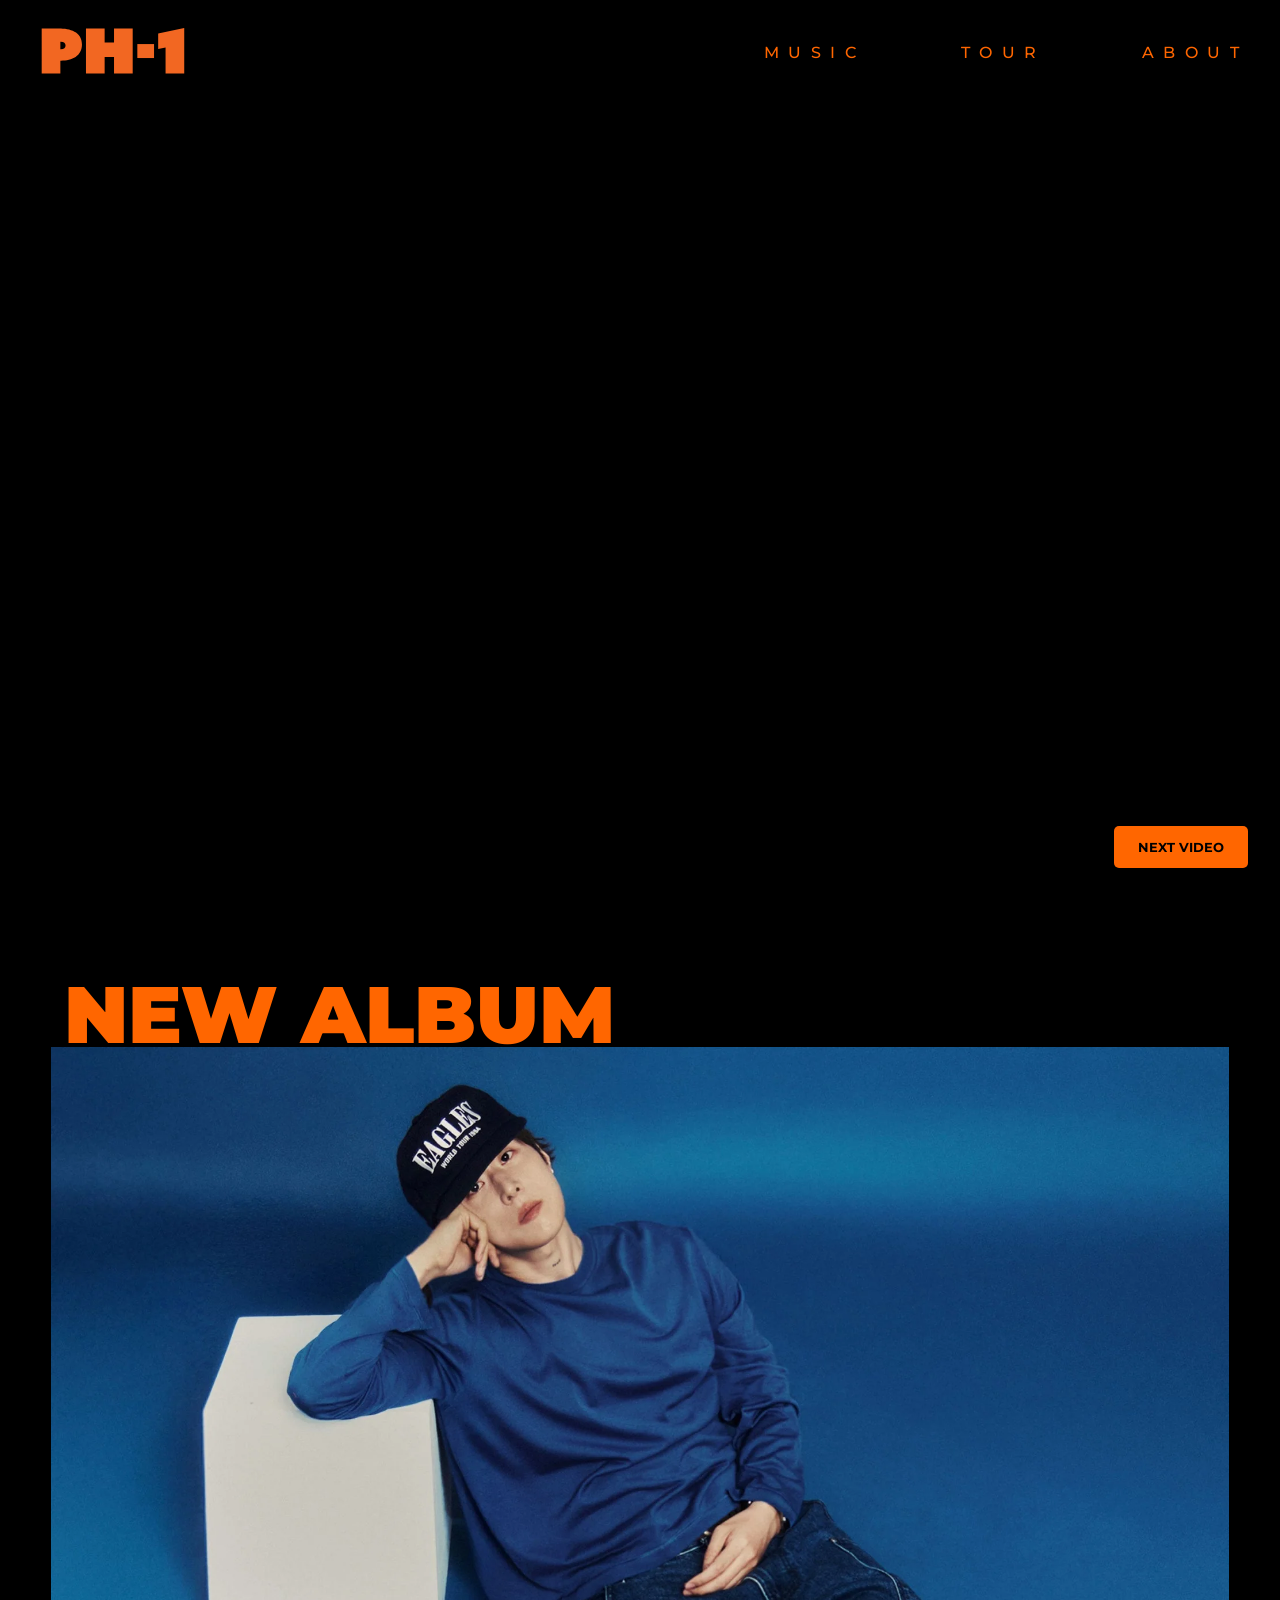
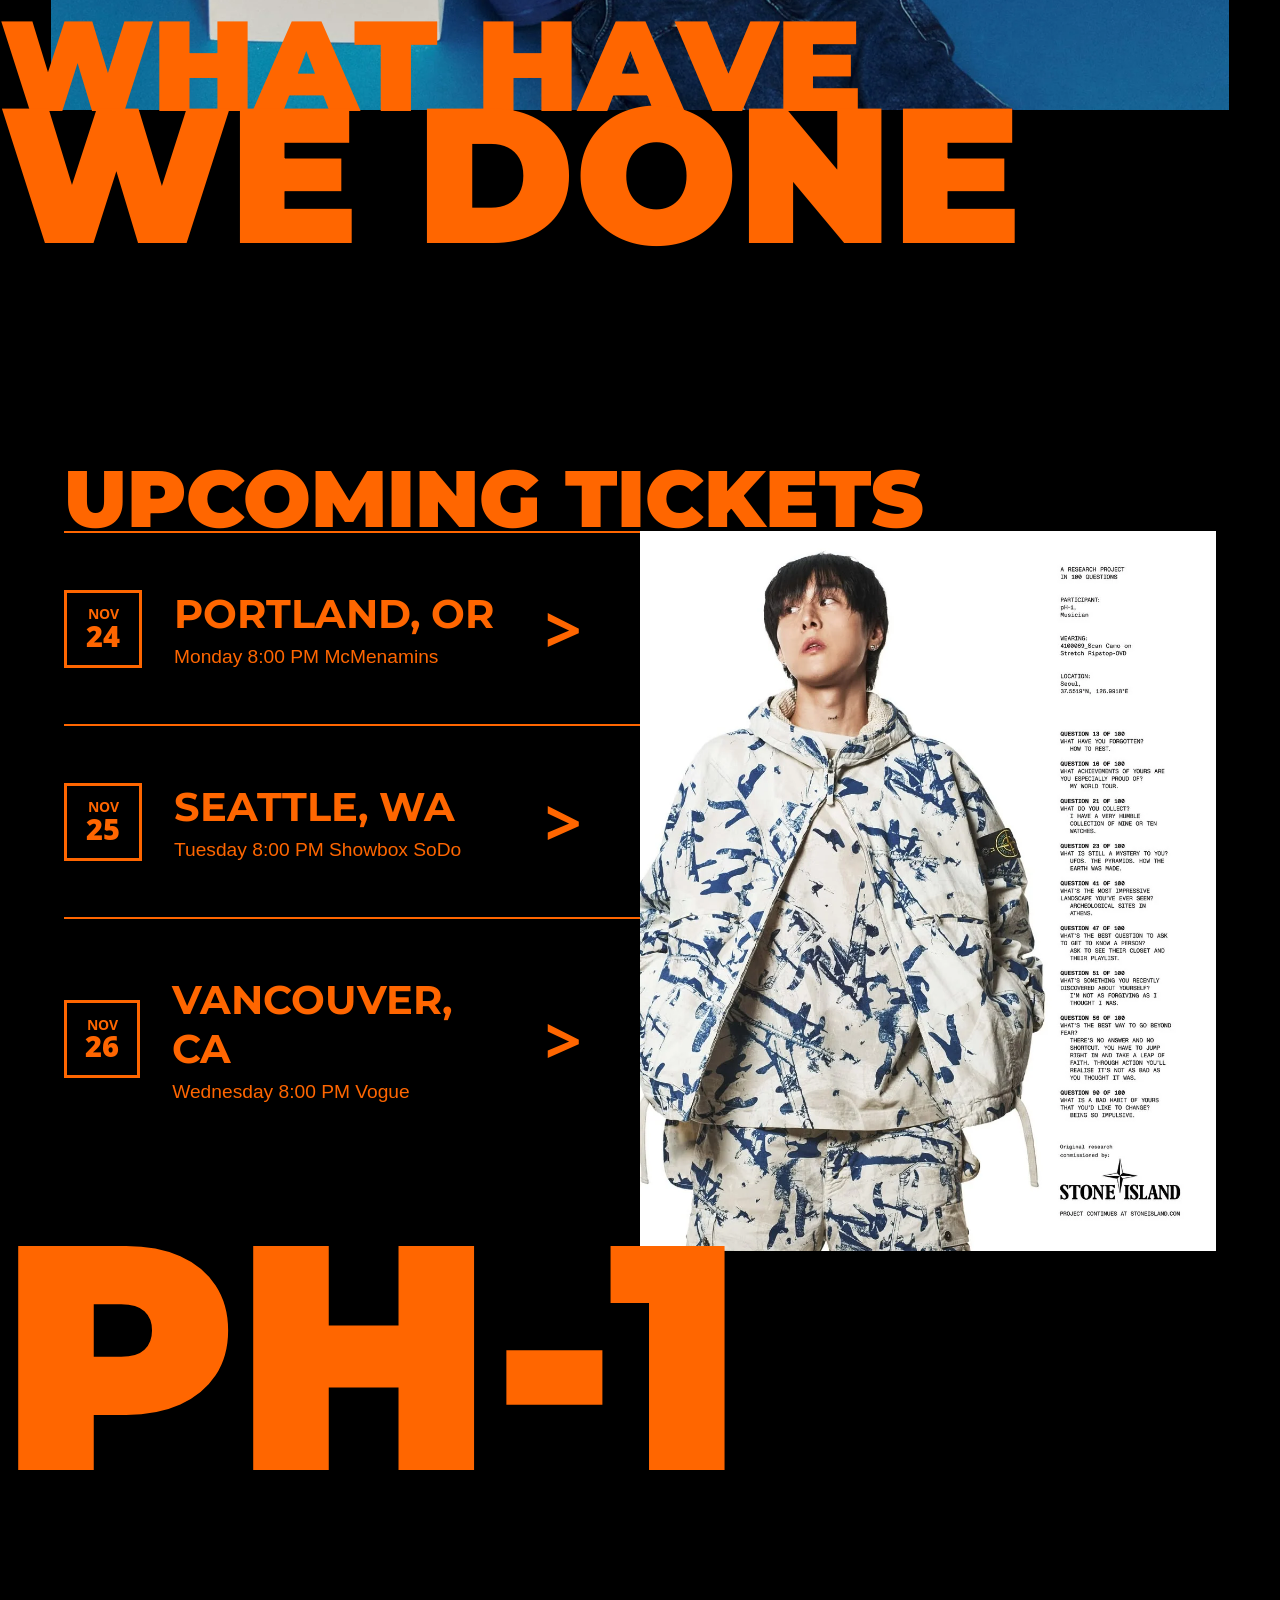
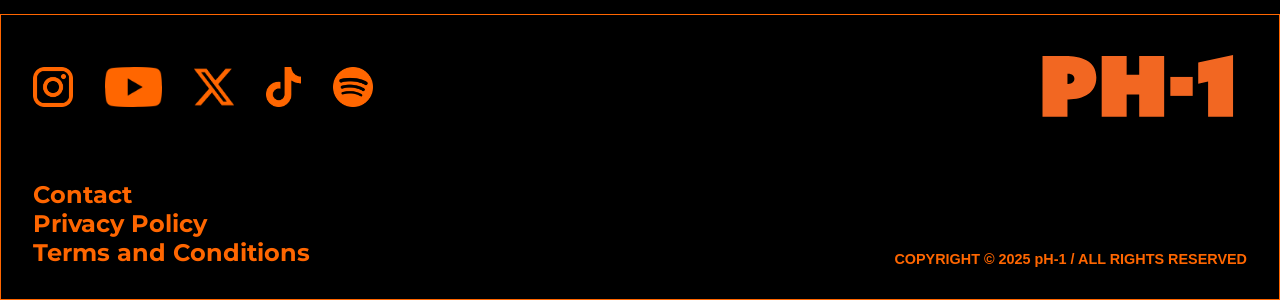
<file: index.html>
<!DOCTYPE html>
<html lang="en">

    <head>
        <!-- Montserrat Font -->
        <link rel="preconnect" href="https://fonts.googleapis.com">
        <link rel="preconnect" href="https://fonts.gstatic.com" crossorigin>
        <link href="https://fonts.googleapis.com/css2?family=Montserrat:ital,wght@0,100..900;1,100..900&display=swap" rel="stylesheet">

        <meta charset="UTF-8">
        <meta name="author" content="Andy Nguyen">
        <meta name="description" content="Music, tour dates, and information about pH-1">
        <title>pH - 1</title>
        <link rel="stylesheet" href="styles/main.css">
        <link rel="stylesheet" media="screen and (min-width: 601px) and (max-width: 999px)" href="styles/tablet.css"> 
        <link rel="stylesheet" media="screen and (max-width: 600px)" href="styles/mobile.css">
        <meta name="viewport" content="width=device-width, initial-scale=1.0">
        <link rel="icon" href="images/ph1-logo.svg" alt="logo" >
    </head>

    <body>
        <header>
            <a href="index.html"><img src="images/ph1-logo.svg" alt="logo" ></a>
            <nav>
                <a href="music.html">MUSIC</a>
                <a href="tour.html">TOUR</a>
                <a href="about.html">ABOUT</a>
            </nav>
            <button class="hamburger-menu">
                <span class="bar"></span>
                <span class="bar"></span>
                <span class="bar"></span>
            </button>
            <nav class="mobile-nav">
                <a href="music.html">MUSIC</a>
                <a href="tour.html">TOUR</a>
                <a href="about.html">ABOUT</a>
            </nav>
        </header>

        <main>
            <!-- Section 1 -->
            <div class="video-switcher">
                <div class="video-container is-active" data-youtube="https://www.youtube.com/watch?v=gL_v2aQ5y2M&list=RDgL_v2aQ5y2M&start_radio=1" data-spotify="https://open.spotify.com/track/1Qm15bPetnwyDxfRSmPngS?si=a866a7cd6258466e">
                    <video width="100%" height="100%" preload="auto" autoplay muted loop playsinline>
                        <source src="videos/ph1-video-homepage-1.mp4" type="video/mp4">
                    </video>
                </div>
                <div class="video-container" data-youtube="https://www.youtube.com/watch?v=yQQzVBgGq9A" data-spotify="https://open.spotify.com/track/1P6QKJ1Vyskavy98wtV7W7?si=8354b120692a43af">
                    <video width="100%" height="100%" preload="none" muted loop playsinline>
                        <source data-src="videos/flat-coke.mp4" type="video/mp4">
                    </video>
                </div>
                <div class="video-container" data-youtube="https://www.youtube.com/watch?v=9jGMD02_SkE" data-spotify="https://open.spotify.com/track/12zn8gSltqNij6zmx9b165?si=94d6499461344993">
                    <video width="100%" height="100%" preload="none" muted loop playsinline>
                        <source data-src="videos/gosha.mp4" type="video/mp4">
                    </video>
                </div>
                <button id="nextVideoBtn">Next Video</button>
            </div>

            <!-- Video Popup -->
            <div class="video-popup" id="videoPopup">
                <div class="popup-content">
                    <span class="close-popup" id="closePopup">&times;</span>
                    <h3>Listen On</h3>
                    <a href="#" target="_blank" class="popup-link youtube-link">
                        <img src="images/optimized/youtube-icon.webp" alt="YouTube" loading="lazy" decoding="async">
                        YouTube
                    </a>
                    <a href="#" target="_blank" class="popup-link spotify-link">
                        <img src="images/optimized/spotify-icon.webp" alt="Spotify" loading="lazy" decoding="async">
                        Spotify
                    </a>
                </div>
            </div>

            <!-- Section 2 -->
                <h2 id="homepagefontsizeh2" class="scroll-animate"> NEW ALBUM </h2>
                <a href="https://open.spotify.com/album/4zZWJyAbApju1SeHQrCLnT?si=F0T1i16ST6a995U3s0c_Fg" target="_blank"><img src="images/optimized/what-have-we-done-videomain1.webp" alt="What Have We Done" class="what-have-we-done-videomain1 scroll-animate"/ loading="lazy" decoding="async"></a>
                <h2 id="whathave" class="scroll-animate">WHAT HAVE</h2>
                <h2 id="wedone" class="scroll-animate">WE DONE</h2>

            <!-- Section 3 -->
                <h2 id="homepagefontsizeh2" class="scroll-animate"> UPCOMING TICKETS </h2>
                <div class="upcoming-tour-section">
                    <div class="tour-dates">
                        <div class="tour-date-entry">
                            <div class="date-box">
                                <span class="month">NOV</span>
                                <span class="day">24</span>
                            </div>
                            <div class="tour-details">
                                <p class="tour-dates-type-style">PORTLAND, OR</p>
                                <p class="tour-dates-body-style">Monday 8:00 PM McMenamins </p>
                            </div>
                            <a href="https://www.etix.com/ticket/p/83865404/ph1what-have-we-done-world-tour-portland-mcmenamins-crystal-ballroom-portlandor" class="tour-arrow-link">&gt;</a>
                        </div>
                        <div class="tour-date-entry">
                            <div class="date-box">
                                <span class="month">NOV</span>
                                <span class="day">25</span>
                            </div>
                            <div class="tour-details">
                                <p class="tour-dates-type-style">SEATTLE, WA</p>
                                <p class="tour-dates-body-style">Tuesday 8:00 PM Showbox SoDo </p>
                            </div>
                            <a href="https://www.jambase.com/show/ph-1-showbox-sodo-20251125" class="tour-arrow-link">&gt;</a>
                        </div>
                        <div class="tour-date-entry">
                            <div class="date-box">
                                <span class="month">NOV</span>
                                <span class="day">26</span>
                            </div>
                            <div class="tour-details">
                                <p class="tour-dates-type-style">VANCOUVER, CA</p>
                                <p class="tour-dates-body-style">Wednesday 8:00 PM Vogue </p>
                            </div>
                            <a href="https://admitone.com/events/vancouver/pro/concerts/vogue-theatre/ph-1/ph-1/68acf25f22dbe3aaf7e32d46" class="tour-arrow-link">&gt;</a>
                        </div>
                    </div>
                    <div class="tour-image">
                        <img src="images/optimized/homepage-tour.webp" alt="Homepage Tour" class="homepage-tour"/ loading="lazy" decoding="async">
                    </div>
                </div>

                <h2 class="ph1-type scroll-animate">PH-1</h2>
        </main>
        
        <footer>
            <div class="footer-content">
                <div class="footer-top">
                    <div class="footer-icons">
                        <a href="https://www.instagram.com/ph1boyyy/?hl=en" target="_blank"><img src="images/optimized/instagram-icon.webp" alt="Instagram Icon" class="iconstyle"/ loading="lazy" decoding="async"></a>
                        <a href="https://youtube.com/@ph1official?si=WSlBcVjXDLRavZ1H" target="_blank"><img src="images/optimized/youtube-icon.webp" alt="YouTube Icon" class="iconstyle" / loading="lazy" decoding="async"></a>
                        <a href="https://x.com/ph1boyyy?lang=en " target="_blank"><img src="images/optimized/x-icon.webp" alt="Twitter Icon" class="iconstyle"/ loading="lazy" decoding="async"></a>
                        <a href="https://www.tiktok.com/@boyyyph1?lang=en" target="_blank"><img src="images/optimized/tiktok-icon.webp" alt="TikTok Icon" class="iconstyle"/ loading="lazy" decoding="async"></a>
                        <a href="https://open.spotify.com/artist/2u7CP5T30c8ctenzXgEV1W" target="_blank"><img src="images/optimized/spotify-icon.webp" alt="Spotify Icon" class="iconstyle" / loading="lazy" decoding="async"></a>
                    </div>
                    <div class="footer-logo">
                        <img src="images/ph1-logo.svg" alt="logo" />
                    </div>
                </div>
                <div class="footer-bottom">
                    <div class="footer-links">
                        <a href="https://www.cjenm.com/en/privacy-policy/1-7/" target="_blank"><h1>Contact</h1></a>
                        <a href="https://www.cjenm.com/en/privacy-policy/1-7/" target="_blank"><h1>Privacy Policy</h1></a>
                        <a href="https://www.cjenm.com/en/legal-notice-and-disclaimer/" target="_blank"> <h1>Terms and Conditions</h1></a>
                    </div>
                    <div class="footer-copyright">
                        <p>COPYRIGHT © 2025 pH-1 / ALL RIGHTS RESERVED</p>
                    </div>
                </div>
            </div>
        </footer>

        <script>
            // Hamburger Menu Toggle
            const hamburger = document.querySelector('.hamburger-menu');
            const mobileNav = document.querySelector('.mobile-nav');
            
            hamburger.addEventListener('click', () => {
                hamburger.classList.toggle('is-active');
                mobileNav.classList.toggle('is-active');
            });

            const videoPopup = document.getElementById('videoPopup');
            const popupContent = videoPopup.querySelector('.popup-content');
            const closePopup = document.getElementById('closePopup');
            const youtubeLink = videoPopup.querySelector('.youtube-link');
            const spotifyLink = videoPopup.querySelector('.spotify-link');

            // Show popup when any video container is clicked
            document.querySelectorAll('.video-container').forEach(container => {
                container.addEventListener('click', function() {
                    youtubeLink.href = this.dataset.youtube;
                    spotifyLink.href = this.dataset.spotify;
                    videoPopup.style.display = 'flex';
                    videoPopup.classList.remove('closing');
                    popupContent.classList.remove('closing');
                });
            });
            
            // Close popup when X is clicked 
            closePopup.addEventListener('click', function(e) {
                e.stopPropagation();
                videoPopup.classList.add('closing');
                popupContent.classList.add('closing');
                setTimeout(() => {
                    videoPopup.style.display = 'none';
                }, 300);
            });

            // Close popup when clicking outside the popup content
            videoPopup.addEventListener('click', function(e) {
                if (e.target === videoPopup) {
                    videoPopup.classList.add('closing');
                    popupContent.classList.add('closing');
                    setTimeout(() => {
                        videoPopup.style.display = 'none';
                    }, 300);
                }
            });

            // Scroll animation
            const animatedElements = document.querySelectorAll('.scroll-animate');
            const observer = new IntersectionObserver((entries) => {
                entries.forEach(entry => {
                    if (entry.isIntersecting) {
                        entry.target.classList.add('is-visible');
                        observer.unobserve(entry.target);
                    }
                });
            }, { threshold: 0.1 });

            animatedElements.forEach(el => observer.observe(el));

            // Video Switcher Logic
            const nextVideoBtn = document.getElementById('nextVideoBtn');
            const videoContainers = document.querySelectorAll('.video-switcher .video-container');
            let currentVideoIndex = 0;

            nextVideoBtn.addEventListener('click', () => {
                // Pause current video
                videoContainers[currentVideoIndex].querySelector('video').pause();
                videoContainers[currentVideoIndex].classList.remove('is-active');

                // Move to next video
                currentVideoIndex = (currentVideoIndex + 1) % videoContainers.length;

                // Play new video
                videoContainers[currentVideoIndex].classList.add('is-active');
                const nextVideo = videoContainers[currentVideoIndex].querySelector('video');
                const source = nextVideo.querySelector('source[data-src]');
                if (source) {
                    source.src = source.dataset.src;
                    source.removeAttribute('data-src');
                    nextVideo.load();
                }
                nextVideo.play().catch(() => {});
            });


        </script>
    </body>
</html>
</file>
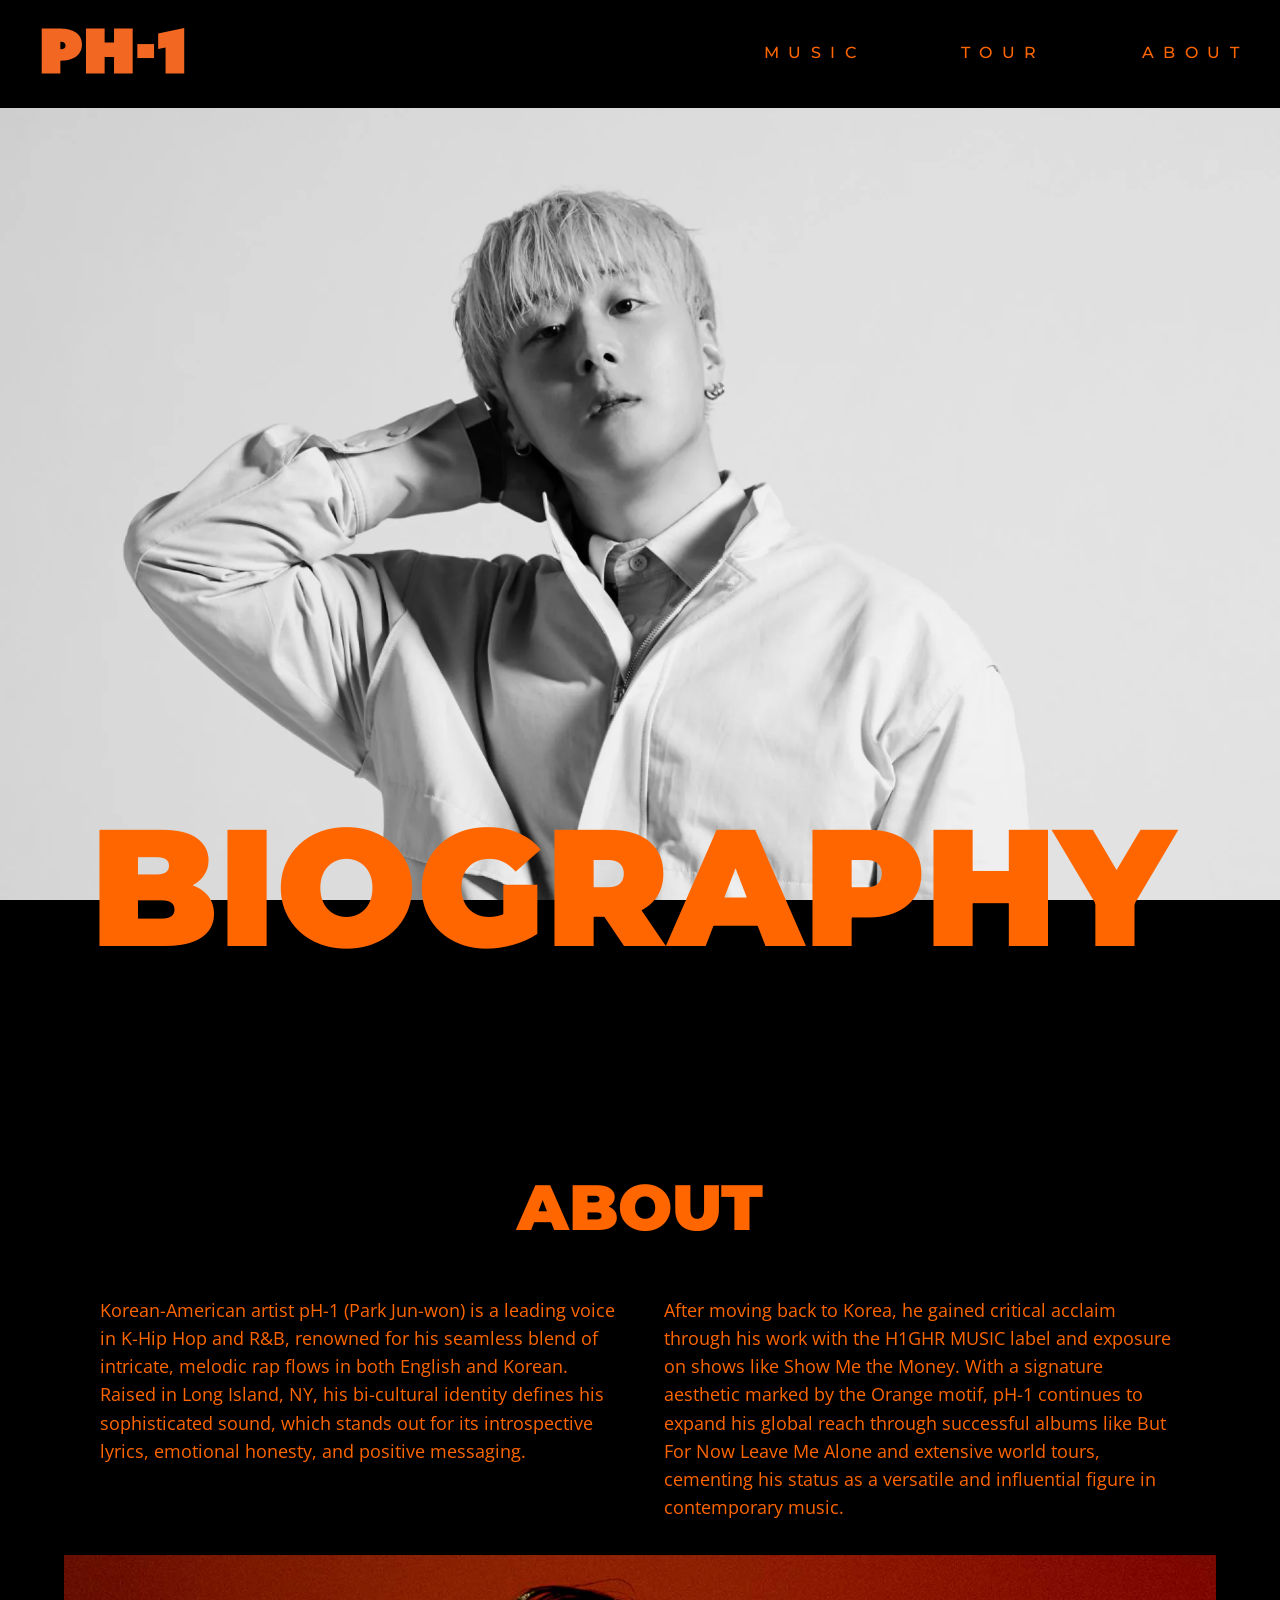
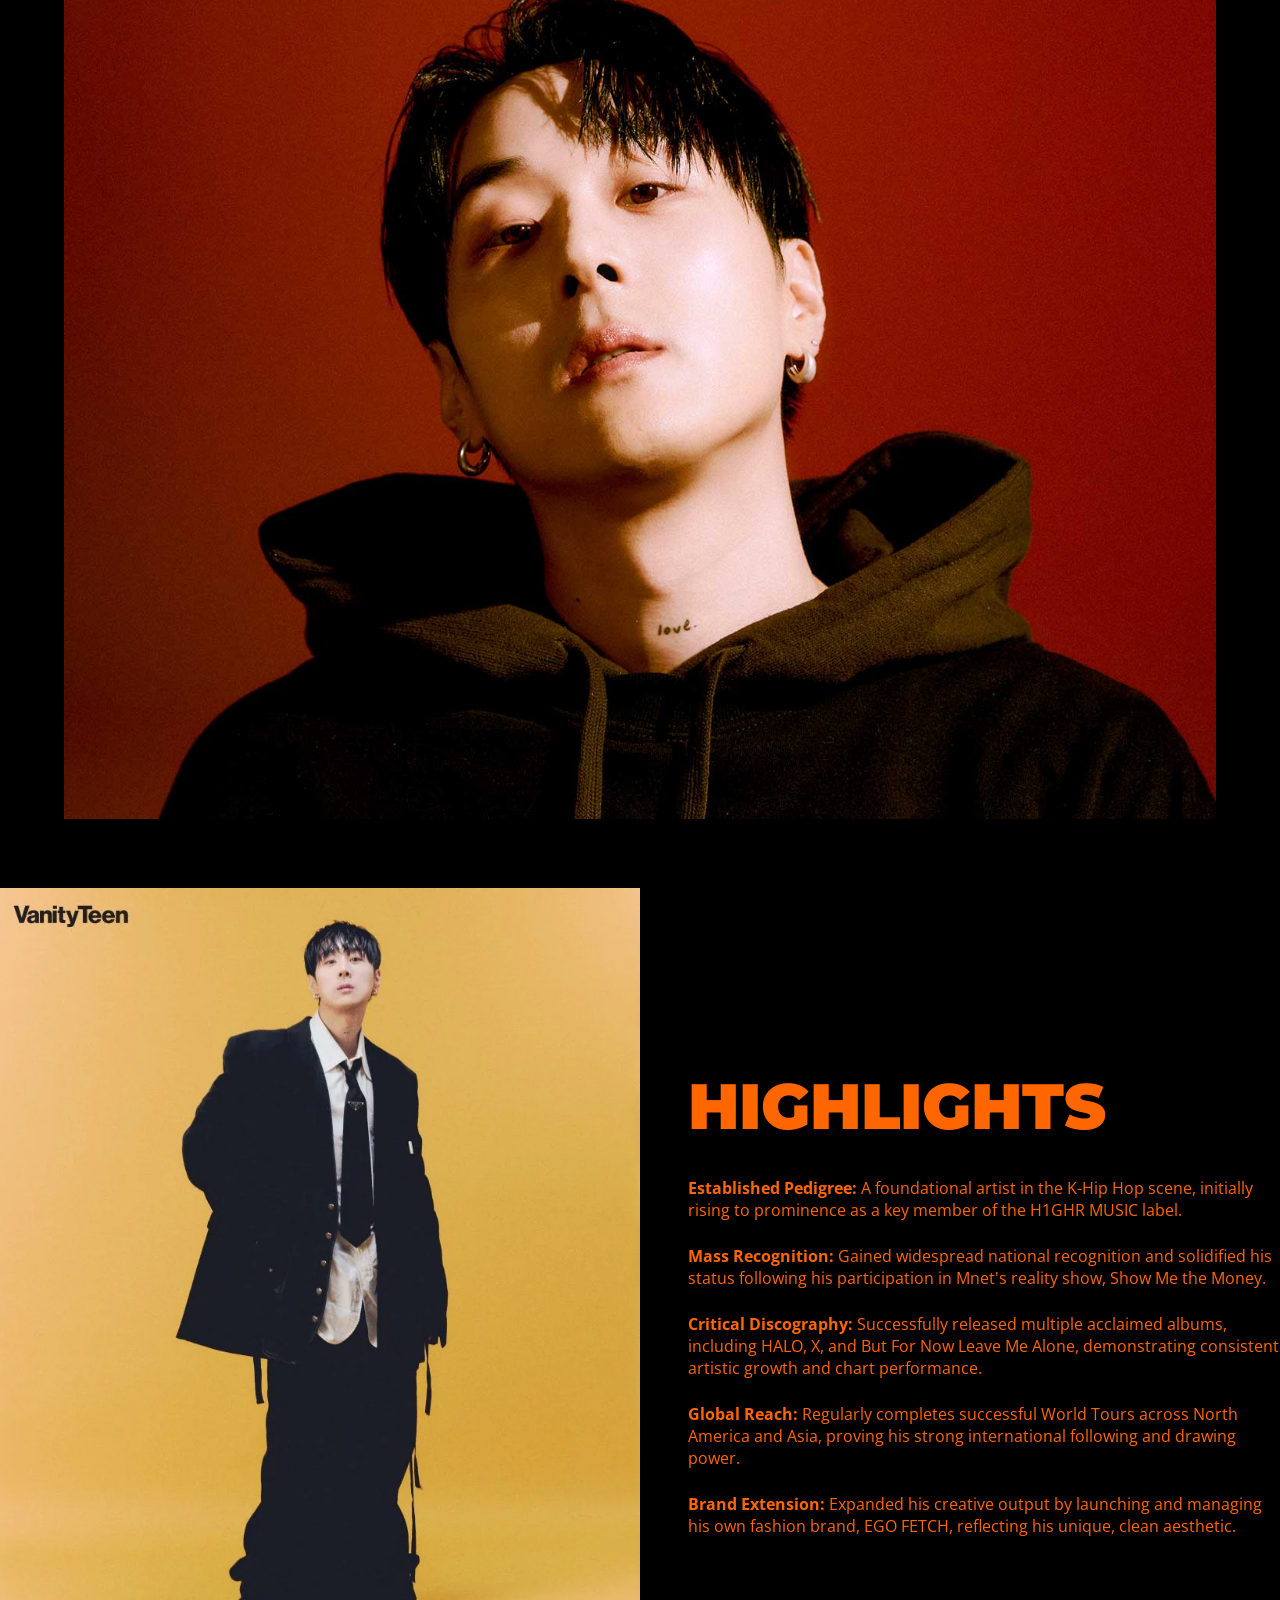
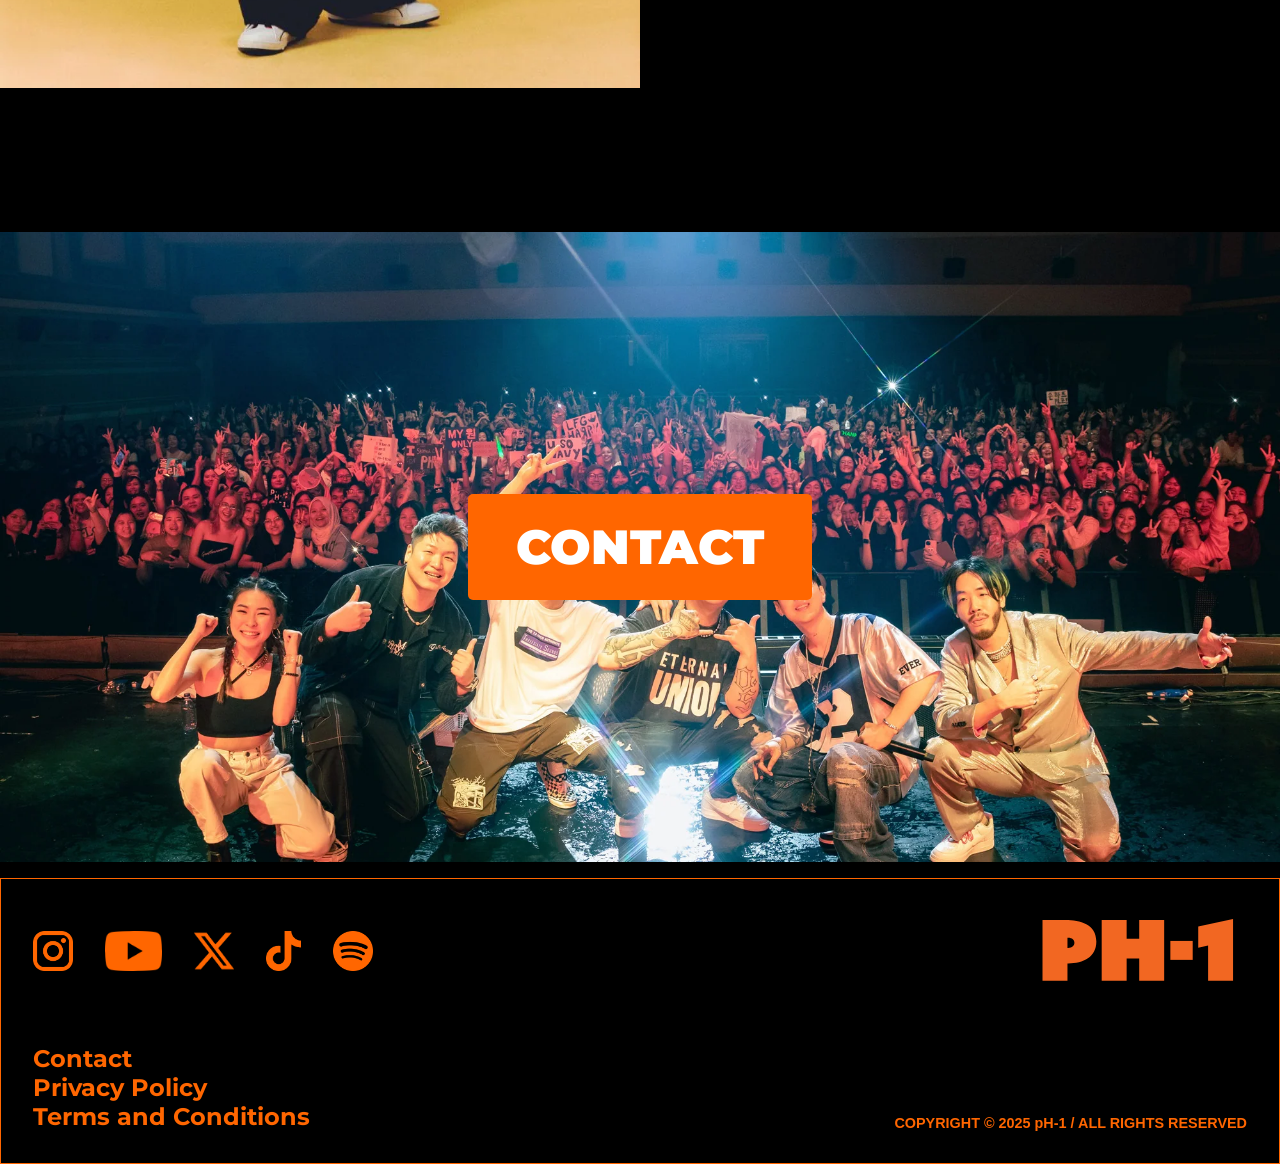
<file: about.html>
<!DOCTYPE html>
<html lang="en">

    <head>
        <!-- Montserrat Font -->
        <link rel="preconnect" href="https://fonts.googleapis.com">
        <link rel="preconnect" href="https://fonts.gstatic.com" crossorigin>
        <link href="https://fonts.googleapis.com/css2?family=Montserrat:ital,wght@0,100..900;1,100..900&display=swap" rel="stylesheet">

        <meta charset="UTF-8">
        <meta name="author" content="Andy Nguyen">
        <meta name="description" content="Music, tour dates, and information about pH-1">
        <title>pH - 1</title>
        <link rel="stylesheet" href="styles/main.css">
        <link rel="stylesheet" media="screen and (min-width: 601px) and (max-width: 999px)" href="styles/tablet.css"> 
        <link rel="stylesheet" media="screen and (max-width: 600px)" href="styles/mobile.css">
        <meta name="viewport" content="width=device-width, initial-scale=1.0">
        <link rel="icon" href="images/ph1-logo.svg" alt="logo" >
    </head>

    <body>
        <header>
            <a href="index.html"><img src="images/ph1-logo.svg" alt="logo" ></a>
            <nav>
                <a href="music.html">MUSIC</a>
                <a href="tour.html">TOUR</a>
                <a href="about.html">ABOUT</a>
            </nav>
            <button class="hamburger-menu">
                <span class="bar"></span>
                <span class="bar"></span>
                <span class="bar"></span>
            </button>
            <nav class="mobile-nav">
                <a href="music.html">MUSIC</a>
                <a href="tour.html">TOUR</a>
                <a href="about.html">ABOUT</a>
            </nav>
        </header>
        <main>
        
        <!-- Section 1 -->
            <img src="images/optimized/biography-header.webp" alt="Biography Header" class="biography-image" / fetchpriority="high" decoding="async">
            <h1 class="biography-text-header">BIOGRAPHY</h1>

        <!-- Section 2 -->
            <div class="about-section scroll-animate">
                <h2>ABOUT</h2>
                <div class="about-text-columns">
                    <p>Korean-American artist pH-1 (Park Jun-won) is a leading voice in K-Hip Hop and R&B, renowned for his seamless blend of intricate, melodic rap flows in both English and Korean. Raised in Long Island, NY, his bi-cultural identity defines his sophisticated sound, which stands out for its introspective lyrics, emotional honesty, and positive messaging. </p>
                    <p>After moving back to Korea, he gained critical acclaim through his work with the H1GHR MUSIC label and exposure on shows like Show Me the Money. With a signature aesthetic marked by the Orange motif, pH-1 continues to expand his global reach through successful albums like But For Now Leave Me Alone and extensive world tours, cementing his status as a versatile and influential figure in contemporary music.</p>
                </div>
                <img src="images/about.jpg" alt="About pH-1" class="about-section-image" / loading="lazy" decoding="async">
            </div>

        <!-- Section 3 -->
            <div class="highlights-section scroll-animate">
                <img src="images/optimized/ph1-highlight.webp" alt="pH-1 Highlights" class="highlights-section-image" / loading="lazy" decoding="async">
                <div class="highlights-text-content">
                    <h2>HIGHLIGHTS</h2>

                    <p><strong>Established Pedigree:</strong> A foundational artist in the K-Hip Hop scene, initially rising to prominence as a key member of the H1GHR MUSIC label.</p>

                    <p><strong>Mass Recognition:</strong> Gained widespread national recognition and solidified his status following his participation in Mnet's reality show, Show Me the Money. </p>

                    <p><strong>Critical Discography:</strong> Successfully released multiple acclaimed albums, including HALO, X, and But For Now Leave Me Alone, demonstrating consistent artistic growth and chart performance.</p>

                    <p><strong>Global Reach:</strong> Regularly completes successful World Tours across North America and Asia, proving his strong international following and drawing power.</p>

                    <p><strong>Brand Extension:</strong> Expanded his creative output by launching and managing his own fashion brand, EGO FETCH, reflecting his unique, clean aesthetic.</p>
                </div>
            </div>
        
        <!-- Section 4 -->
            <div class="contact-section scroll-animate">
                <button id="openContactModal" class="contact-button">Contact</button>
            </div>

            <!-- Contact Modal -->
            <div id="contactModal" class="modal">
                <div class="modal-content contact-form-container">
                    <span class="close" id="closeContactModal">&times;</span>
                    <h2>Contact Us</h2>
                    <form id="contactForm">
                        <input type="text" name="name" placeholder="Your Name" required>
                        <input type="email" name="email" placeholder="Your Email" required>
                        <textarea name="message" placeholder="Your Message" rows="5" required></textarea>
                        <button type="submit">Send Message</button>
                    </form>
                </div>
            </div>
        </main>

        <footer>
            <div class="footer-content">
                <div class="footer-top">
                    <div class="footer-icons">
                        <a href="https://www.instagram.com/ph1boyyy/?hl=en" target="_blank"><img src="images/optimized/instagram-icon.webp" alt="Instagram Icon" class="iconstyle"/ loading="lazy" decoding="async"></a>
                        <a href="https://youtube.com/@ph1official?si=WSlBcVjXDLRavZ1H" target="_blank"><img src="images/optimized/youtube-icon.webp" alt="YouTube Icon" class="iconstyle" / loading="lazy" decoding="async"></a>
                        <a href="https://x.com/ph1boyyy?lang=en " target="_blank"><img src="images/optimized/x-icon.webp" alt="Twitter Icon" class="iconstyle"/ loading="lazy" decoding="async"></a>
                        <a href="https://www.tiktok.com/@boyyyph1?lang=en" target="_blank"><img src="images/optimized/tiktok-icon.webp" alt="TikTok Icon" class="iconstyle"/ loading="lazy" decoding="async"></a>
                        <a href="https://open.spotify.com/artist/2u7CP5T30c8ctenzXgEV1W" target="_blank"><img src="images/optimized/spotify-icon.webp" alt="Spotify Icon" class="iconstyle" / loading="lazy" decoding="async"></a>
                    </div>
                    <div class="footer-logo">
                        <img src="images/ph1-logo.svg" alt="logo" />
                    </div>
                </div>
                <div class="footer-bottom">
                    <div class="footer-links">
                        <a href="https://www.cjenm.com/en/privacy-policy/1-7/" target="_blank"><h1>Contact</h1></a>
                        <a href="https://www.cjenm.com/en/privacy-policy/1-7/" target="_blank"><h1>Privacy Policy</h1></a>
                        <a href="https://www.cjenm.com/en/legal-notice-and-disclaimer/" target="_blank"> <h1>Terms and Conditions</h1></a>
                    </div>
                    <div class="footer-copyright">
                        <p>COPYRIGHT © 2025 pH-1 / ALL RIGHTS RESERVED</p>
                    </div>
                </div>
            </div>
        </footer>

        <script>
            // Hamburger Menu Toggle
            const hamburger = document.querySelector('.hamburger-menu');
            const mobileNav = document.querySelector('.mobile-nav');

            hamburger.addEventListener('click', () => {
                hamburger.classList.toggle('is-active');
                mobileNav.classList.toggle('is-active');
            });

            document.addEventListener('DOMContentLoaded', function() {
                const contactModal = document.getElementById('contactModal');
                const openBtn = document.getElementById('openContactModal');
                const closeBtn = document.getElementById('closeContactModal');

                // Function to open the modal
                openBtn.onclick = function() {
                    contactModal.style.display = "block";
                }

                // Function to close the modal
                closeBtn.onclick = function() {
                    contactModal.style.display = "none";
                }

                // Close modal if user clicks outside of the content
                window.onclick = function(event) {
                    if (event.target == contactModal) {
                        contactModal.style.display = "none";
                    }
                }

                // Scroll animation
                const animatedElements = document.querySelectorAll('.scroll-animate');
                const observer = new IntersectionObserver((entries) => {
                    entries.forEach(entry => {
                        if (entry.isIntersecting) {
                            entry.target.classList.add('is-visible');
                            observer.unobserve(entry.target);
                        }
                    });
                }, { threshold: 0.1 });

                animatedElements.forEach(el => observer.observe(el));
            });
        </script>
    </body>
</html>
</file>
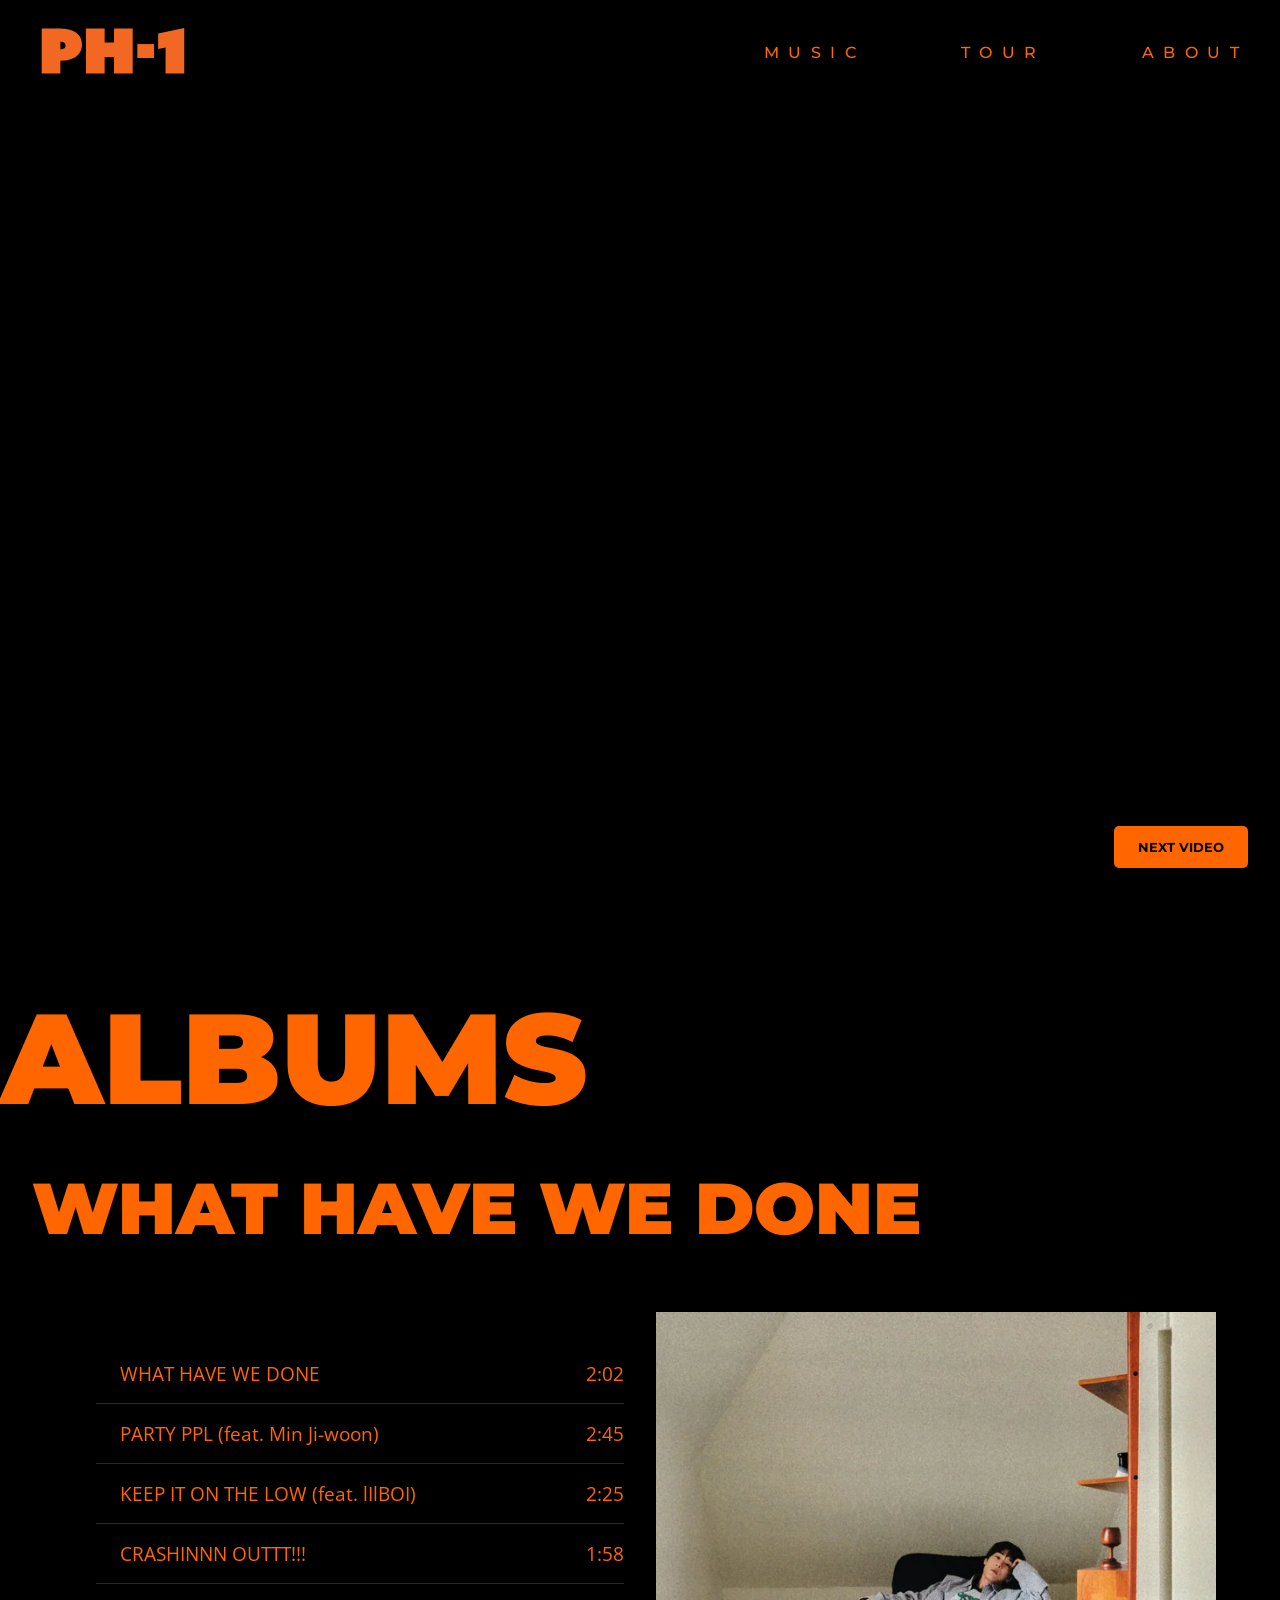
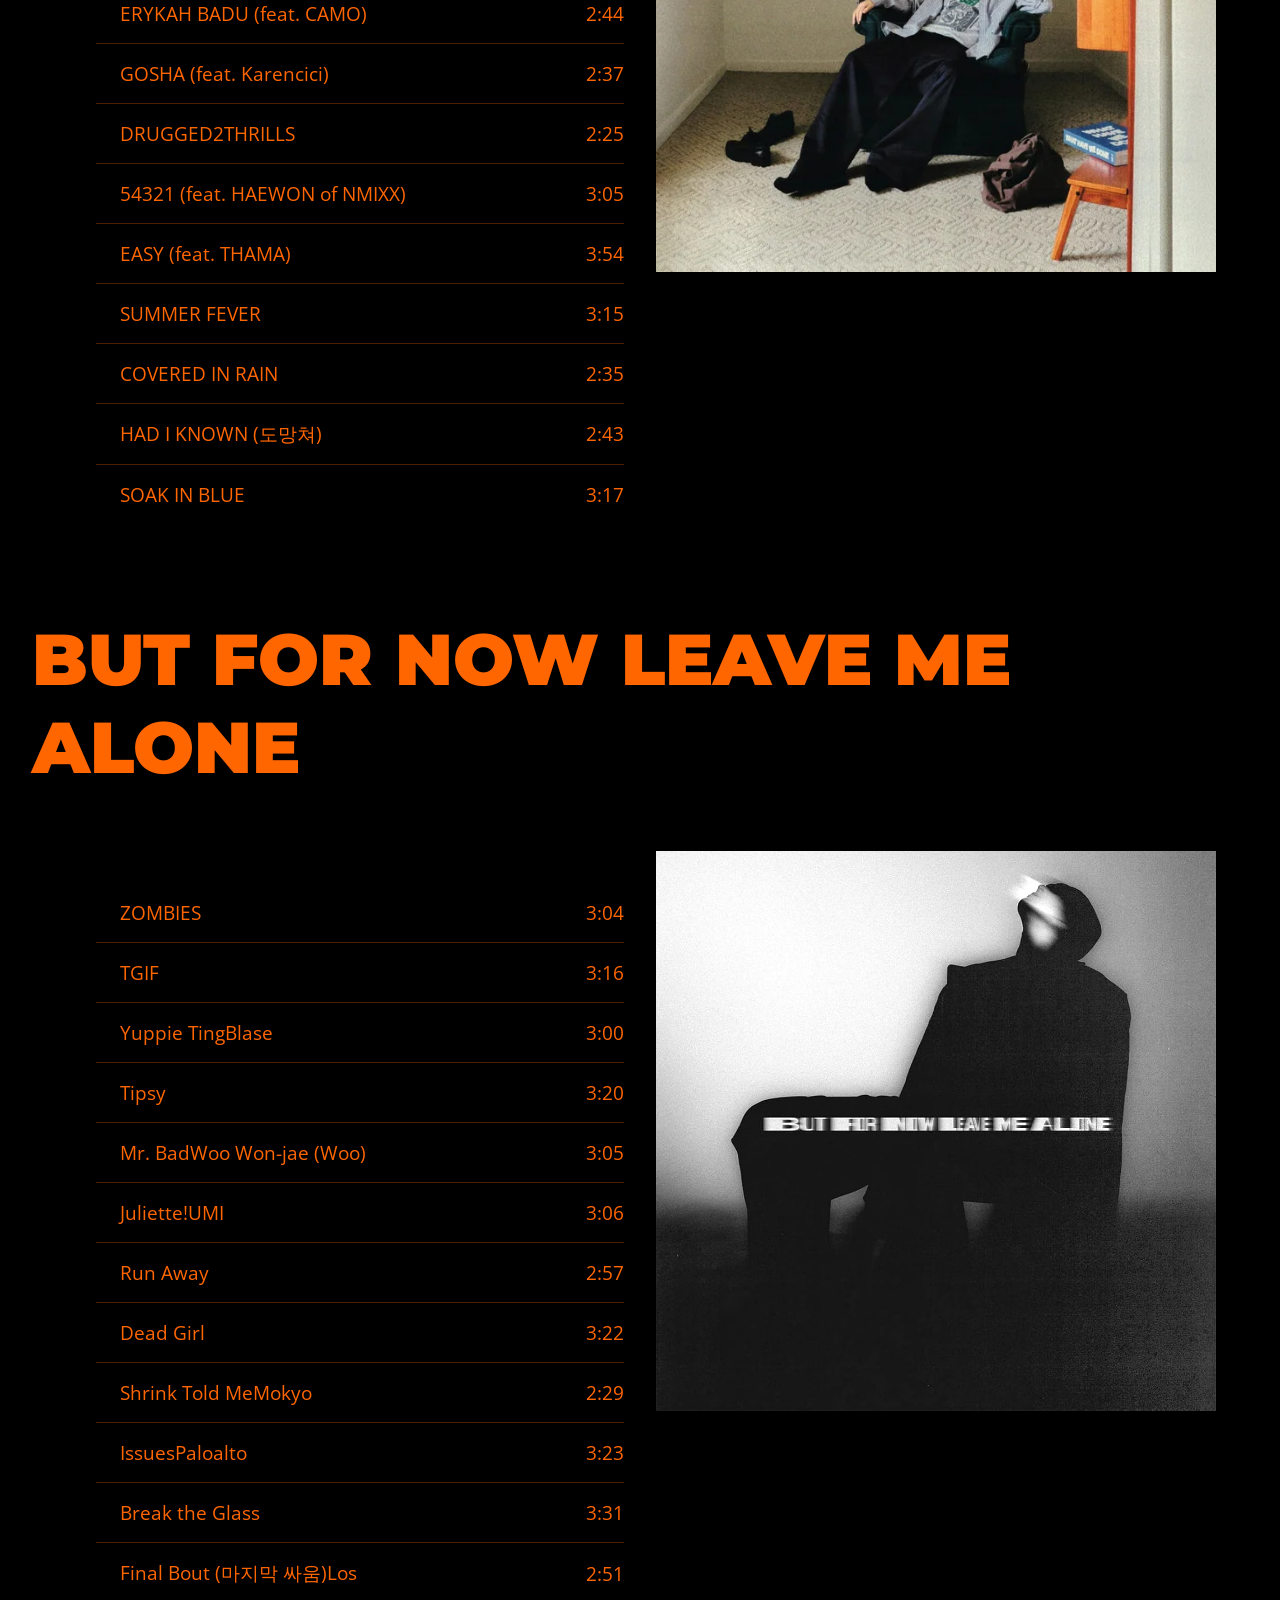
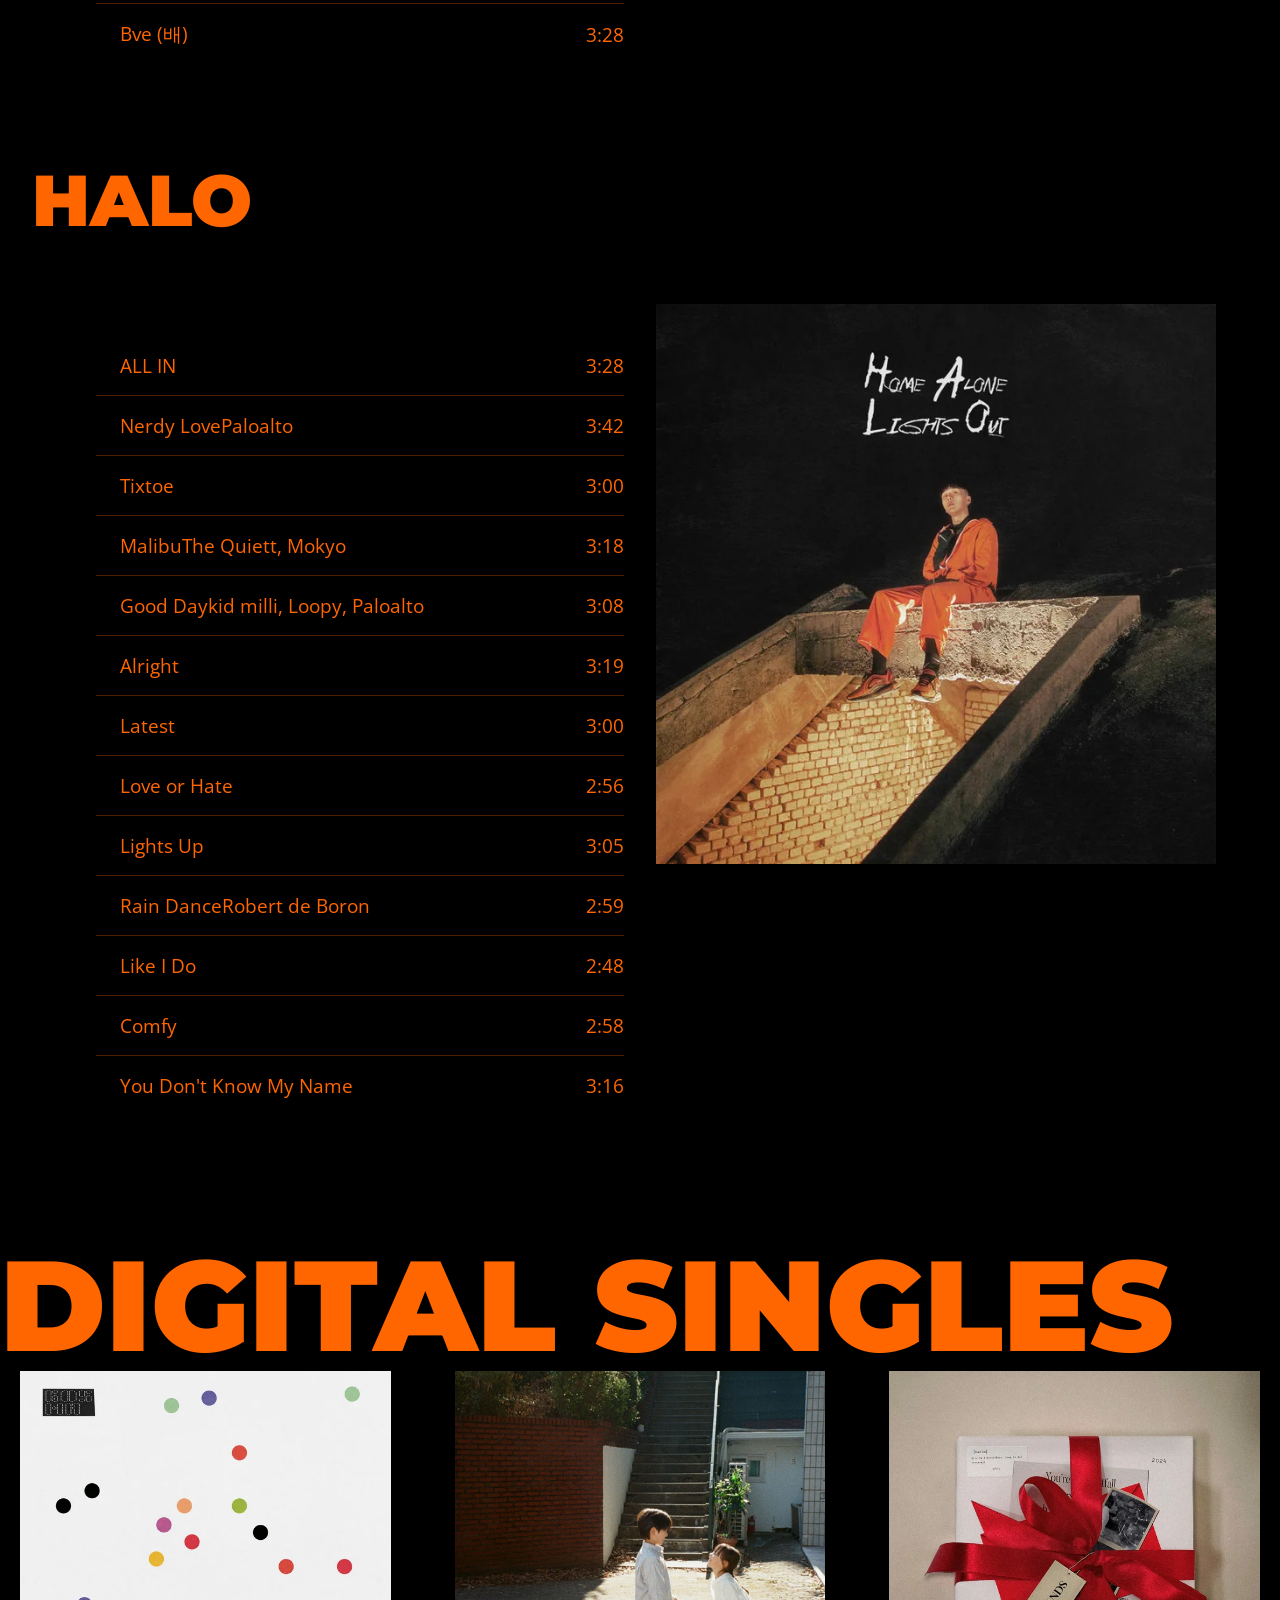
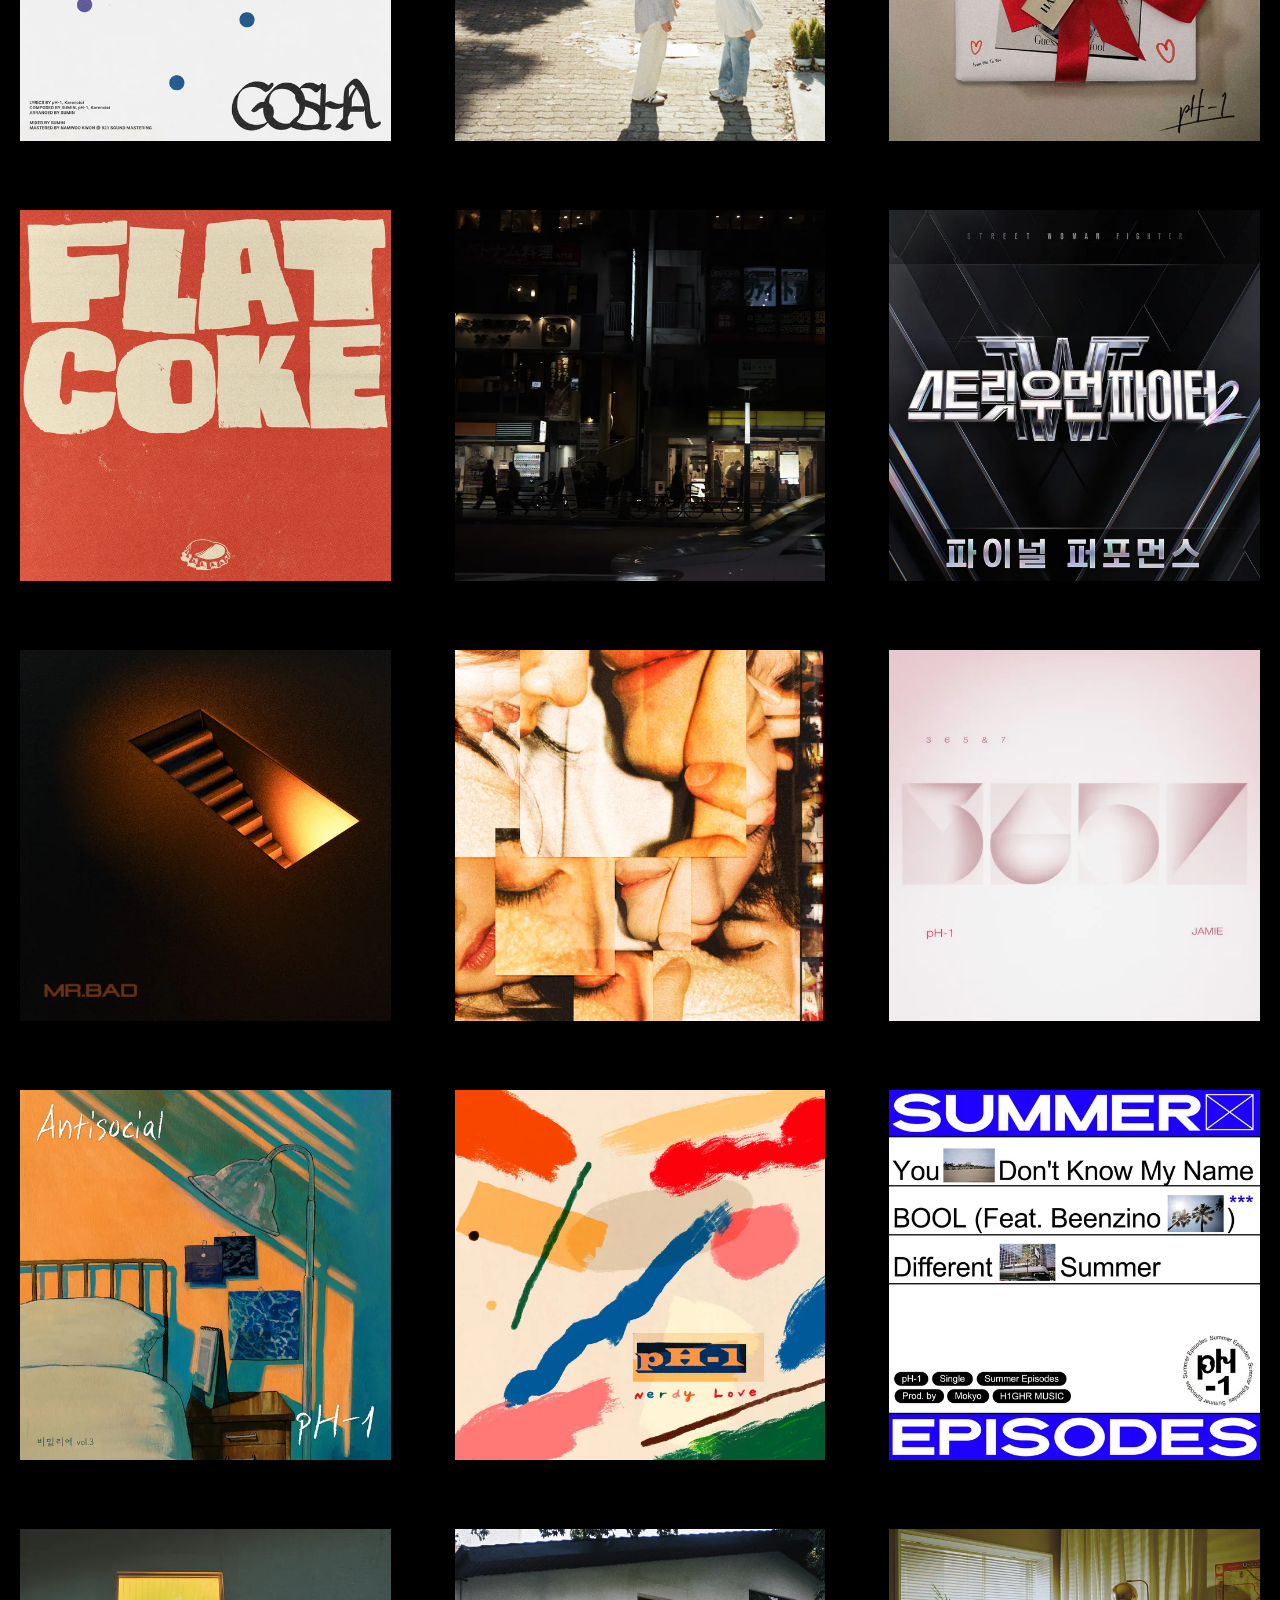
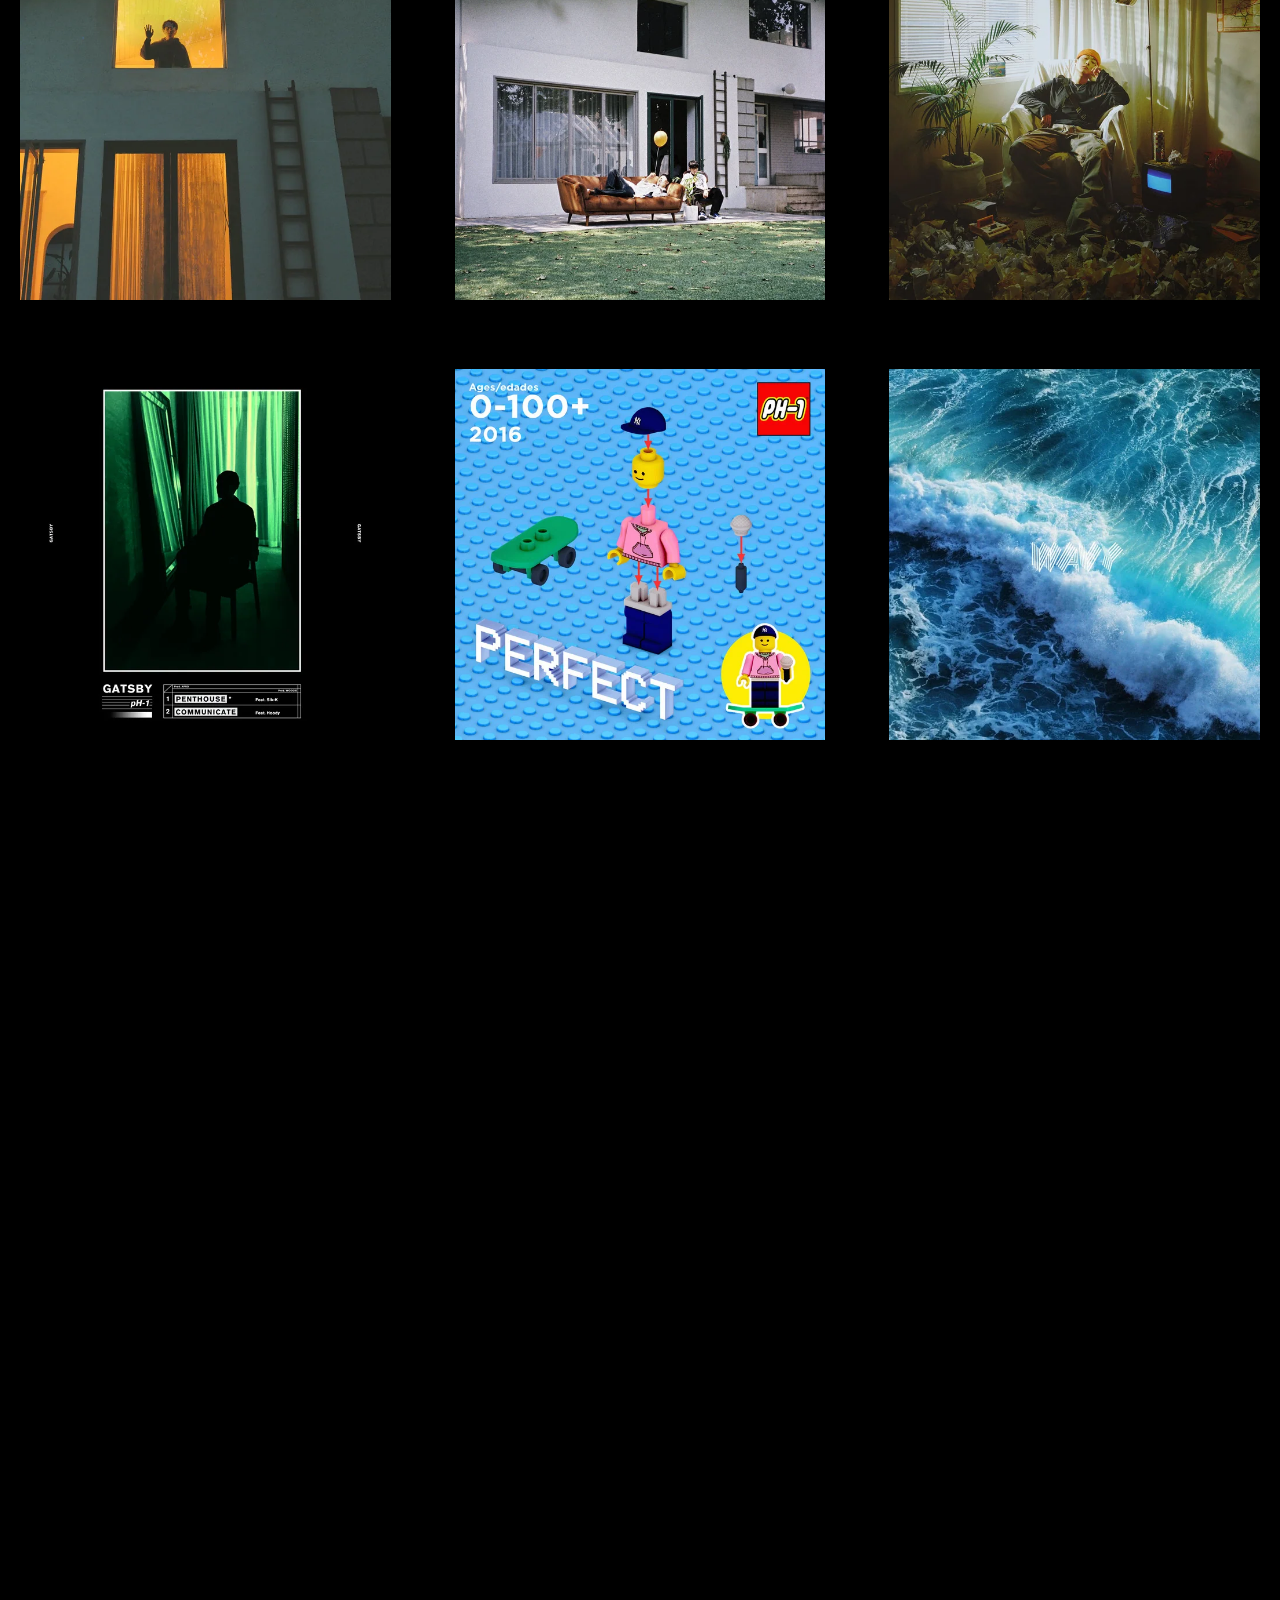
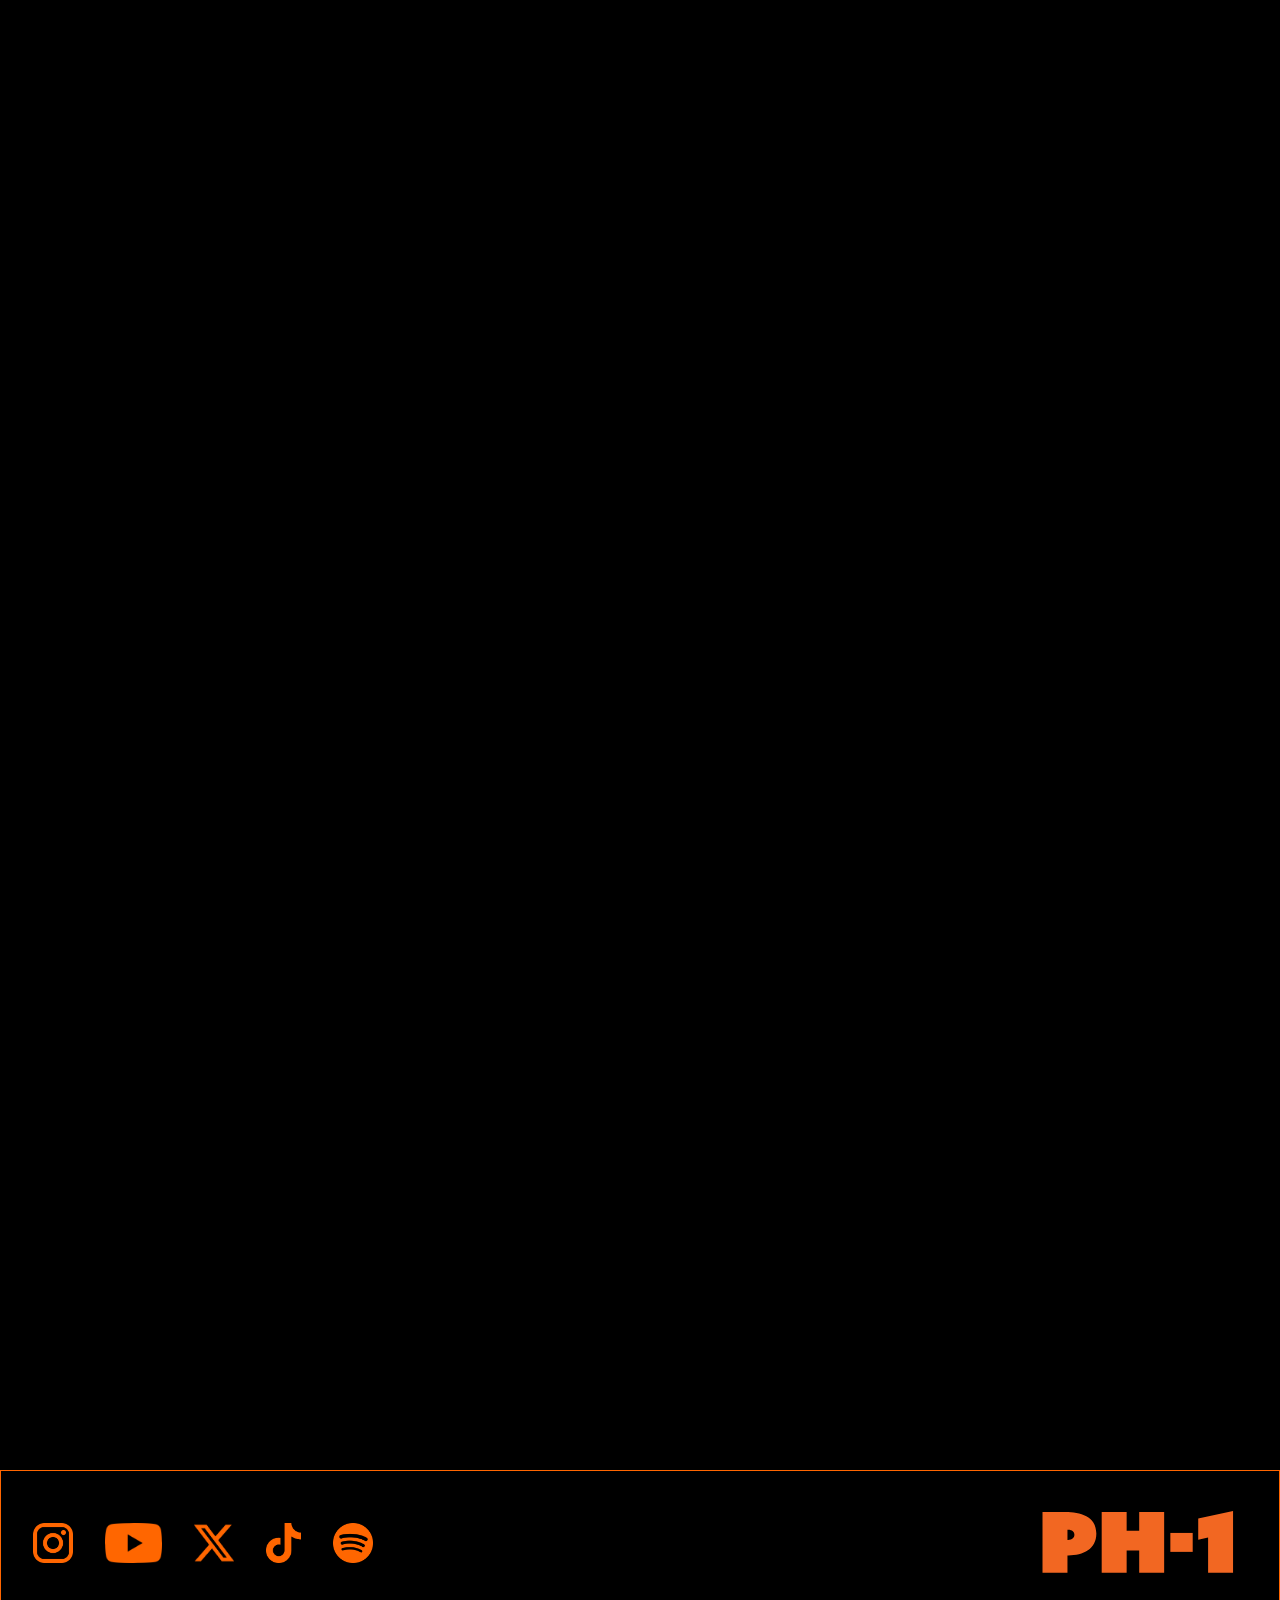
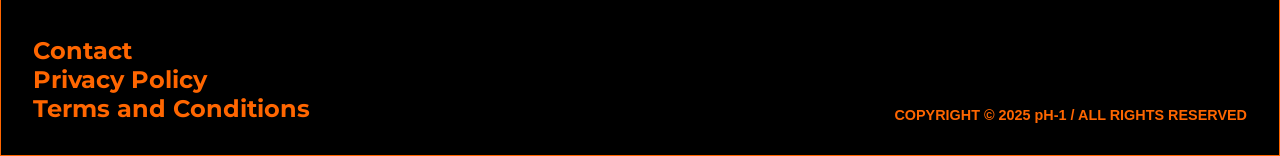
<file: music.html>
<!DOCTYPE html>
<html lang="en">

    <head>
        <!-- Montserrat Font -->
        <link rel="preconnect" href="https://fonts.googleapis.com">
        <link rel="preconnect" href="https://fonts.gstatic.com" crossorigin>
        <link href="https://fonts.googleapis.com/css2?family=Montserrat:ital,wght@0,100..900;1,100..900&display=swap" rel="stylesheet">

        <meta charset="UTF-8">
        <meta name="author" content="Andy Nguyen">
        <meta name="description" content="Music, tour dates, and information about pH-1">
        <title>pH - 1</title>
        <link rel="stylesheet" href="styles/main.css">
        <link rel="stylesheet" media="screen and (min-width: 601px) and (max-width: 999px)" href="styles/tablet.css"> 
        <link rel="stylesheet" media="screen and (max-width: 600px)" href="styles/mobile.css">
        <meta name="viewport" content="width=device-width, initial-scale=1.0">
        <link rel="icon" href="images/ph1-logo.svg" alt="logo" >
    </head>

    <body>
        <header>
            <a href="index.html"><img src="images/ph1-logo.svg" alt="logo" ></a>
            <nav>
                <a href="music.html">MUSIC</a>
                <a href="tour.html">TOUR</a>
                <a href="about.html">ABOUT</a>
            </nav>
            <button class="hamburger-menu">
                <span class="bar"></span>
                <span class="bar"></span>
                <span class="bar"></span>
            </button>
            <nav class="mobile-nav">
                <a href="music.html">MUSIC</a>
                <a href="tour.html">TOUR</a>
                <a href="about.html">ABOUT</a>
            </nav>
        </header>

        <main> 
            <!-- Section 1 -->
            <div class="video-switcher">
                <div class="video-container is-active" data-youtube="https://www.youtube.com/watch?v=JE4gS6eWI70" data-spotify="https://open.spotify.com/track/2S2OaFvA5Ea2n2aed3F2g4?si=1f845d0130544c7b">
                    <video width="100%" height="100%" preload="auto" autoplay muted loop playsinline>
                        <source src="videos/ph1-rosetta-optimized.mp4" type="video/mp4">
                    </video>
                </div>
                <div class="video-container" data-youtube="https://www.youtube.com/watch?v=5i0_gDdpLpQ" data-spotify="https://open.spotify.com/track/45341o3I2Mv1z2hY23z1s5?si=03a08f51a7e246a4">
                    <video width="100%" height="100%" preload="none" muted loop playsinline>
                        <source data-src="videos/like-me.mp4" type="video/mp4">
                    </video>
                </div>
                <div class="video-container" data-youtube="https://www.youtube.com/watch?v=6kvdVqG2lXP" data-spotify="https://open.spotify.com/track/6kvdVqG2lXPvBqwqh6aoKV?si=fa58e025e98147d6">
                    <video width="100%" height="100%" preload="none" muted loop playsinline>
                        <source data-src="videos/mr-bad.mp4" type="video/mp4">
                    </video>
                </div>
                <button id="nextVideoBtn">Next Video</button>
            </div>
            
            <!-- Section 2 -->
            <h1 class="music-text-header scroll-animate">ALBUMS</h1>
            
            <h2 class="album-title scroll-animate">WHAT HAVE WE DONE</h2>
             <div class="album-layout">
                <div class="album-container">
                    <ol class="track-list">
                        <li><span class="track-name">WHAT HAVE WE DONE</span><span class="track-duration">2:02</span></li>
                        <li><span class="track-name">PARTY PPL (feat. Min Ji-woon)</span><span class="track-duration">2:45</span></li>
                        <li><span class="track-name">KEEP IT ON THE LOW (feat. lIlBOI)</span><span class="track-duration">2:25</span></li>
                        <li><span class="track-name">CRASHINNN OUTTT!!!</span><span class="track-duration">1:58</span></li>
                        <li><span class="track-name">ERYKAH BADU (feat. CAMO)</span><span class="track-duration">2:44</span></li>
                        <li><span class="track-name">GOSHA (feat. Karencici)</span><span class="track-duration">2:37</span></li>
                        <li><span class="track-name">DRUGGED2THRILLS</span><span class="track-duration">2:25</span></li>
                        <li><span class="track-name">54321 (feat. HAEWON of NMIXX)</span><span class="track-duration">3:05</span></li>
                        <li><span class="track-name">EASY (feat. THAMA)</span><span class="track-duration">3:54</span></li>
                        <li><span class="track-name">SUMMER FEVER</span><span class="track-duration">3:15</span></li>
                        <li><span class="track-name">COVERED IN RAIN</span><span class="track-duration">2:35</span></li>
                        <li><span class="track-name">HAD I KNOWN (도망쳐)</span><span class="track-duration">2:43</span></li>
                        <li><span class="track-name">SOAK IN BLUE</span><span class="track-duration">3:17</span></li>
                    </ol>

                </div>
                <div class="album-cover-container" id="albumCoverContainer">
                    <img src="images/optimized/what-have-we-done.webp" alt="What Have We Done Album Cover" class="album-cover" id="albumCover"/ loading="lazy" decoding="async">
                    <div class="album-cover-overlay">WHAT HAVE WE DONE</div>
                </div>
            </div>
            
             <h2 class="album-title scroll-animate">BUT FOR NOW LEAVE ME ALONE</h2>
             <div class="album-layout">
                 <div class="album-container">
                     <ol class="track-list">
                         <li><span class="track-name">ZOMBIES</span><span class="track-duration">3:04</span></li>
                         <li><span class="track-name">TGIF</span><span class="track-duration">3:16</span></li>
                         <li><span class="track-name">Yuppie TingBlase</span><span class="track-duration">3:00</span></li>
                         <li><span class="track-name">Tipsy</span><span class="track-duration">3:20</span></li>
                         <li><span class="track-name">Mr. BadWoo Won-jae (Woo)</span><span class="track-duration">3:05</span></li>
                         <li><span class="track-name">Juliette!UMI</span><span class="track-duration">3:06</span></li>
                         <li><span class="track-name">Run Away</span><span class="track-duration">2:57</span></li>
                         <li><span class="track-name">Dead Girl</span><span class="track-duration">3:22</span></li>
                         <li><span class="track-name">Shrink Told MeMokyo</span><span class="track-duration">2:29</span></li>
                         <li><span class="track-name">IssuesPaloalto</span><span class="track-duration">3:23</span></li>
                         <li><span class="track-name">Break the Glass</span><span class="track-duration">3:31</span></li>
                         <li><span class="track-name">Final Bout (마지막 싸움)Los</span><span class="track-duration">2:51</span></li>
                         <li><span class="track-name">Bve (배)</span><span class="track-duration">3:28</span></li>
                     </ol>
                 </div>
                 <div class="album-cover-container" id="albumCoverContainer2">
                     <img src="images/but-for-now-leave-me-alone.jpg" alt="But For Now Leave Me Alone Album Cover" class="album-cover" id="albumCover2"/ loading="lazy" decoding="async">
                     <div class="album-cover-overlay">BUT FOR NOW LEAVE ME ALONE</div>
                 </div>
            </div>
            
        
             
              
            <h2 class="scroll-animate album-title">HALO</h2>
            <div class="album-layout">
                <div class="album-container">
                    <ol class="track-list">
                        <li><span class="track-name">ALL IN</span><span class="track-duration">3:28</span></li>
                        <li><span class="track-name">Nerdy LovePaloalto</span><span class="track-duration">3:42</span></li>
                        <li><span class="track-name">Tixtoe</span><span class="track-duration">3:00</span></li>
                        <li><span class="track-name">MalibuThe Quiett, Mokyo</span><span class="track-duration">3:18</span></li>
                        <li><span class="track-name">Good Daykid milli, Loopy, Paloalto</span><span class="track-duration">3:08</span></li>
                        <li><span class="track-name">Alright</span><span class="track-duration">3:19</span></li>
                        <li><span class="track-name">Latest</span><span class="track-duration">3:00</span></li>
                        <li><span class="track-name">Love or Hate</span><span class="track-duration">2:56</span></li>
                        <li><span class="track-name">Lights Up</span><span class="track-duration">3:05</span></li>
                        <li><span class="track-name">Rain DanceRobert de Boron</span><span class="track-duration">2:59</span></li>
                        <li><span class="track-name">Like I Do</span><span class="track-duration">2:48</span></li>
                        <li><span class="track-name">Comfy</span><span class="track-duration">2:58</span></li>
                        <li><span class="track-name">You Don't Know My Name</span><span class="track-duration">3:16</span></li>
                    </ol>
                </div>
                <div class="album-cover-container" id="albumCoverContainer3">
                    <img src="images/optimized/halo.webp" alt="halo Album Cover" class="album-cover" id="albumCover3"/ loading="lazy" decoding="async">
                    <div class="album-cover-overlay">HALO</div>
                </div>
            </div>
            
             

            <!-- Section 3 -->
          <h1 class="music-text-header scroll-animate">DIGITAL SINGLES</h1>
             <div class="digital-singles-gallery scroll-animate">
                <a href="https://open.spotify.com/track/12zn8gSltqNij6zmx9b165?si=94d6499461344993" target="_blank"><img src="images/optimized/gosha.webp" alt="GOSHA Single Cover" / loading="lazy" decoding="async"></a>
                <a href="https://www.youtube.com/watch?v=l_1wi8b1Sk0&list=RDl_1wi8b1Sk0&start_radio=1" target="_blank"><img src="images/optimized/baby-steps.webp" alt="baby-steps" / loading="lazy" decoding="async"></a>
                <a href="https://open.spotify.com/album/7b9QwpzU17mMaI2xQPsTDU?si=MJ6g0B4sTc20bhP7ZCzHkQ" target="_blank"><img src="images/optimized/hands.webp" alt="hands" / loading="lazy" decoding="async"></a>
                <a href="https://open.spotify.com/track/1P6QKJ1Vyskavy98wtV7W7?si=8354b120692a43af" target="_blank"><img src="images/optimized/flat-coke.webp" alt="flat-coke" / loading="lazy" decoding="async"></a>
                <a href="https://open.spotify.com/track/2lbL9ybEcabfosjaM7tYOr?si=da162b4250774dd1" target="_blank"><img src="images/optimized/used-to-be.webp" alt="used-to-be" / loading="lazy" decoding="async"></a>
                <a href="https://open.spotify.com/album/6K8UR09gTck9A0GaOs1LJf?si=GGz4m8BdTCmtaA2u-1PJJg" target="_blank"><img src="images/optimized/swf2.webp" alt="swf2" / loading="lazy" decoding="async"></a>
                <a href="https://open.spotify.com/track/6kvdVqG2lXPvBqwqh6aoKV?si=fa58e025e98147d6" target="_blank"><img src="images/optimized/mr-bad.webp" alt="mr-bad" / loading="lazy" decoding="async"></a>
                <a href="https://open.spotify.com/track/68W9Rt5yAcalwteykLJ82a?si=8d49e18792784b84" target="_blank"><img src="images/optimized/lately.webp" alt="lately" / loading="lazy" decoding="async"></a>
                <a href="https://open.spotify.com/track/6VYY26Wws3jIS1DdqeOsXZ?si=ad2f725a7f774483" target="_blank"><img src="images/optimized/365.webp" alt="365" / loading="lazy" decoding="async"></a>
                <a href="https://open.spotify.com/track/6KQelx3FbD4OCCKhHrblhU?si=46c3c3a971d94d63" target="_blank"><img src="images/optimized/antisocial.webp" alt="antisocial" / loading="lazy" decoding="async"></a>
                <a href="https://open.spotify.com/track/2TfsNTyC4uuamXBZJnU0ga?si=407438c837e1433a" target="_blank"><img src="images/optimized/nerdy-love.webp" alt="nerdy-love" / loading="lazy" decoding="async"></a>
                <a href="https://open.spotify.com/album/4f9lXPlDBbrXrZ0sX8CXns?si=YBPMsA4TRgCUV3Orqf5qEw" target="_blank"><img src="images/optimized/summer-episodes.webp" alt="summer-episodes" / loading="lazy" decoding="async"></a>
                <a href="https://open.spotify.com/album/1pvOmrT5CgSnxl7oYEe1yG?si=OlVeOpf1R9SGJBqXgNDDHw" target="_blank"><img src="images/optimized/staying.webp" alt="staying" / loading="lazy" decoding="async"></a>
                <a href="https://open.spotify.com/album/7kXbkAjgRyksxZ4UmoEeQt?si=c7YbgSoQQN-6-f9YXMoklA" target="_blank"><img src="images/optimized/loves.webp" alt="loves" / loading="lazy" decoding="async"></a>
                <a href="https://open.spotify.com/album/7rIzTIf076lQYKUgK9gCoz?si=2po5WMkGTc6_CO4ahyT8CQ" target="_blank"><img src="images/optimized/harry.webp" alt="harry" / loading="lazy" decoding="async"></a>
                <a href="https://open.spotify.com/album/3oc0tOh9XqNQtWGwDmcZfk?si=Xy9yDhvXTpKXPpm3IYMzvw" target="_blank"><img src="images/optimized/gatsby.webp" alt="gatsby" / loading="lazy" decoding="async"></a>
                <a href="https://open.spotify.com/track/7Coi8O3oswmsoXkfYtT7GE?si=6b1870ddc95947cc" target="_blank"><img src="images/optimized/perfect.webp" alt="perfect" / loading="lazy" decoding="async"></a>
                <a href="https://open.spotify.com/track/6Cfvt0WMuzyX7nkteVY47V?si=d0ba21cc83ba47c2" target="_blank"><img src="images/optimized/wavy.webp" alt="wavy" / loading="lazy" decoding="async"></a>
            </div>


            <!-- Section 4 -->  

            <h1 class="music-text-header scroll-animate">EP's</h1>
           <div class="ep-gallery scroll-animate">
            <a href="https://open.spotify.com/album/2PPWpduO1cqj48JrfvicJV?si=4h-Kz3zoS6KLFL-USPTLUA" target="_blank"><img src="images/pop-off.webp" alt="pop-off" class="digital-singles-gallery-img" / loading="lazy" decoding="async"></a>
            <a href="https://open.spotify.com/album/7j6hc4TSDleMVAtN3nseE6?si=Q-MUt5hfS1G4zKBosJaSCg" target="_blank"><img src="images/optimized/the-island-kid.webp" alt="the-island-kid" class="digital-singles-gallery-img" / loading="lazy" decoding="async"></a>
            </div>

            <!-- Section 5 -->
            <h1 class="music-text-header playlist-header scroll-animate">PLAYLISTS</h1>

            <div class="playlist-container">
                <iframe class="scroll-animate" style="border-radius:12px" src="https://open.spotify.com/embed/playlist/37i9dQZF1DZ06evO1qgbZe?utm_source=generator" width="100%" height="352" frameBorder="0" allowfullscreen="" allow="autoplay; clipboard-write; encrypted-media; fullscreen; picture-in-picture" loading="lazy"></iframe>

                <div class = "playlist-spacer">
                    <iframe class="scroll-animate" style="border-radius:12px" src="https://open.spotify.com/embed/playlist/37i9dQZF1E4vz4PCuQXG7b?utm_source=generator" width="100%" height="352" frameBorder="0" allowfullscreen="" allow="autoplay; clipboard-write; encrypted-media; fullscreen; picture-in-picture" loading="lazy"></iframe>
                </div>
            
                <div class = "playlist-spacer">
                    <iframe style="border-radius:12px" src="https://open.spotify.com/embed/playlist/5mxcBEJo6EavuwkdxIt7Y5?utm_source=generator" width="100%" height="352" frameBorder="0" allowfullscreen="" allow="autoplay; clipboard-write; encrypted-media; fullscreen; picture-in-picture" loading="lazy"></iframe>
                </div>
            </div>

            <!-- Album Popup -->
             <div class="album-popup" id="albumPopup">
                <div class="popup-content">
                    <span class="close-popup" id="closeAlbumPopup">&times;</span>
                    <h3>Listen On</h3>
                    <a href="https://music.youtube.com/channel/UCf5MIIjpO1g6igv4WdUbdYg" target="_blank" class="popup-link youtube-music-link">
                        <img src="images/optimized/youtube-icon.webp" alt="YouTube Music" loading="lazy" decoding="async">
                       Youtube Music
                    </a>
                    
                    <a href="https://open.spotify.com/artist/2u7CP5T30c8ctenzXgEV1W/discography/album" target="_blank" class="popup-link spotify-link">
                        <img src="images/optimized/spotify-icon.webp" alt="Spotify" loading="lazy" decoding="async">
                        Spotify
                    </a>

                    <a href="https://music.apple.com/us/artist/ph-1/1173422048" target="_blank" class="popup-link apple-music-link">
                        <img src="images/optimized/apple-music-icon.webp" alt="Apple Music" loading="lazy" decoding="async">
                        Apple Music
                    </a>
                </div>
            </div>

            <!-- Video Popup -->
            <div class="video-popup" id="videoPopup">
                <div class="popup-content">
                    <span class="close-popup" id="closeVideoPopup">&times;</span>
                    <h3>Listen On</h3>
                    <a href="#" target="_blank" class="popup-link youtube-link">
                        <img src="images/optimized/youtube-icon.webp" alt="YouTube" loading="lazy" decoding="async">
                        YouTube
                    </a>
                    <a href="#" target="_blank" class="popup-link spotify-link">
                        <img src="images/optimized/spotify-icon.webp" alt="Spotify" loading="lazy" decoding="async">
                        Spotify
                    </a>
                </div>
            </div>

            <!-- Go Up Button -->
            <button id="goUpBtn" title="Go to top">&uarr;</button>

        </main>

        <footer>
            <div class="footer-content">
                <div class="footer-top">
                    <div class="footer-icons">
                        <a href="https://www.instagram.com/ph1boyyy/?hl=en" target="_blank"><img src="images/optimized/instagram-icon.webp" alt="Instagram Icon" class="iconstyle"/ loading="lazy" decoding="async"></a>
                        <a href="https://youtube.com/@ph1official?si=WSlBcVjXDLRavZ1H" target="_blank"><img src="images/optimized/youtube-icon.webp" alt="YouTube Icon" class="iconstyle" / loading="lazy" decoding="async"></a>
                        <a href="https://x.com/ph1boyyy?lang=en " target="_blank"><img src="images/optimized/x-icon.webp" alt="Twitter Icon" class="iconstyle"/ loading="lazy" decoding="async"></a>
                        <a href="https://www.tiktok.com/@boyyyph1?lang=en" target="_blank"><img src="images/optimized/tiktok-icon.webp" alt="TikTok Icon" class="iconstyle"/ loading="lazy" decoding="async"></a>
                        <a href="https://open.spotify.com/artist/2u7CP5T30c8ctenzXgEV1W" target="_blank"><img src="images/optimized/spotify-icon.webp" alt="Spotify Icon" class="iconstyle" / loading="lazy" decoding="async"></a>
                    </div>
                    <div class="footer-logo">
                        <img src="images/ph1-logo.svg" alt="logo" />
                    </div>
                </div>
                <div class="footer-bottom">
                    <div class="footer-links">
                        <a href="https://www.cjenm.com/en/privacy-policy/1-7/" target="_blank"><h1>Contact</h1></a>
                        <a href="https://www.cjenm.com/en/privacy-policy/1-7/" target="_blank"><h1>Privacy Policy</h1></a>
                        <a href="https://www.cjenm.com/en/legal-notice-and-disclaimer/" target="_blank"> <h1>Terms and Conditions</h1></a>
                    </div>
                    <div class="footer-copyright">
                        <p>COPYRIGHT © 2025 pH-1 / ALL RIGHTS RESERVED</p>
                    </div>
                </div>
            </div>
        </footer>

        <script>
            // Hamburger Menu Toggle
            const hamburger = document.querySelector('.hamburger-menu');
            const mobileNav = document.querySelector('.mobile-nav');

            hamburger.addEventListener('click', () => {
                hamburger.classList.toggle('is-active');
                mobileNav.classList.toggle('is-active');
            });

            document.addEventListener('DOMContentLoaded', function() {
                const albumCoverContainer = document.getElementById('albumCoverContainer');
                const albumPopup = document.getElementById('albumPopup');
                const albumPopupContent = albumPopup.querySelector('.popup-content');
                const closeAlbumPopup = document.getElementById('closeAlbumPopup');
                const albumCover2 = document.getElementById('albumCoverContainer2');
                const albumCoverContainer3 = document.getElementById('albumCoverContainer3');


        // Show popup when album cover is clicked
        albumCoverContainer.addEventListener('click', function() {
          showPopup();
        });

        // Close popup when X is clicked 
         closeAlbumPopup.addEventListener('click', function(e) {
            e.stopPropagation();
            albumPopup.classList.add('closing');
            albumPopupContent.classList.add('closing');
            setTimeout(() => {
                albumPopup.style.display = 'none';
            }, 300);
        });

        // Close popup when clicking outside the popup content
        albumPopup.addEventListener('click', function(e) {
            if (e.target === albumPopup) {
                albumPopup.classList.add('closing');
                albumPopupContent.classList.add('closing');
                setTimeout(() => {
                    albumPopup.style.display = 'none';
                }, 300);
            }
        });

        // Show popup when album cover is clicked
        albumCover2.addEventListener('click', function() {
           showPopup();
        });

        albumCoverContainer3.addEventListener('click', function() {
          showPopup();
        });

        function showPopup() {
            albumPopup.style.display = 'flex';
            albumPopup.classList.remove('closing');
            albumPopupContent.classList.remove('closing');
        }

        // Video Popup Logic
        const videoPopup = document.getElementById('videoPopup');
        const videoPopupContent = videoPopup.querySelector('.popup-content');
        const closeVideoPopup = document.getElementById('closeVideoPopup');
        const youtubeLink = videoPopup.querySelector('.youtube-link');
        const spotifyLink = videoPopup.querySelector('.spotify-link');

        document.querySelectorAll('.video-container').forEach(container => {
            container.addEventListener('click', function() {
                youtubeLink.href = this.dataset.youtube;
                spotifyLink.href = this.dataset.spotify;
                videoPopup.style.display = 'flex';
                videoPopup.classList.remove('closing');
                videoPopupContent.classList.remove('closing');
            });
        });

        closeVideoPopup.addEventListener('click', function(e) {
            e.stopPropagation();
            videoPopup.classList.add('closing');
            videoPopupContent.classList.add('closing');
            setTimeout(() => {
                videoPopup.style.display = 'none';
            }, 300);
        });

        videoPopup.addEventListener('click', function(e) {
            if (e.target === videoPopup) {
                videoPopup.classList.add('closing');
                videoPopupContent.classList.add('closing');
                setTimeout(() => {
                    videoPopup.style.display = 'none';
                }, 300);
            }
        });

        // Video Switcher Logic
        const nextVideoBtn = document.getElementById('nextVideoBtn');
        const videoContainers = document.querySelectorAll('.video-switcher .video-container');
        let currentVideoIndex = 0;

        nextVideoBtn.addEventListener('click', () => {
            videoContainers[currentVideoIndex].querySelector('video').pause();
            videoContainers[currentVideoIndex].classList.remove('is-active');
            currentVideoIndex = (currentVideoIndex + 1) % videoContainers.length;
            videoContainers[currentVideoIndex].classList.add('is-active');
            const nextVideo = videoContainers[currentVideoIndex].querySelector('video');
                const source = nextVideo.querySelector('source[data-src]');
                if (source) {
                    source.src = source.dataset.src;
                    source.removeAttribute('data-src');
                    nextVideo.load();
                }
                nextVideo.play().catch(() => {});
        });

        // Go Up Button
        const goUpBtn = document.getElementById("goUpBtn");

        window.onscroll = function() {
            const scrollPosition = window.scrollY || document.documentElement.scrollTop;
            const totalHeight = document.documentElement.scrollHeight - document.documentElement.clientHeight;
            const scrollPercentage = (scrollPosition / totalHeight) * 100;

            if (scrollPercentage >= 80) {
                goUpBtn.classList.add("is-visible");
            } else {
                goUpBtn.classList.remove("is-visible");
            }
        };

        goUpBtn.addEventListener('click', function() {
            window.scrollTo({top: 0, behavior: 'smooth'});
        });

        // Scroll animation
        const animatedElements = document.querySelectorAll('.scroll-animate');
        const observer = new IntersectionObserver((entries) => {
            entries.forEach(entry => {
                if (entry.isIntersecting) {
                    entry.target.classList.add('is-visible');
                    observer.unobserve(entry.target);
                }
            });
        }, { threshold: 0.1 });

        animatedElements.forEach(el => observer.observe(el));
    });
        </script>
    </body>
</html>
</file>
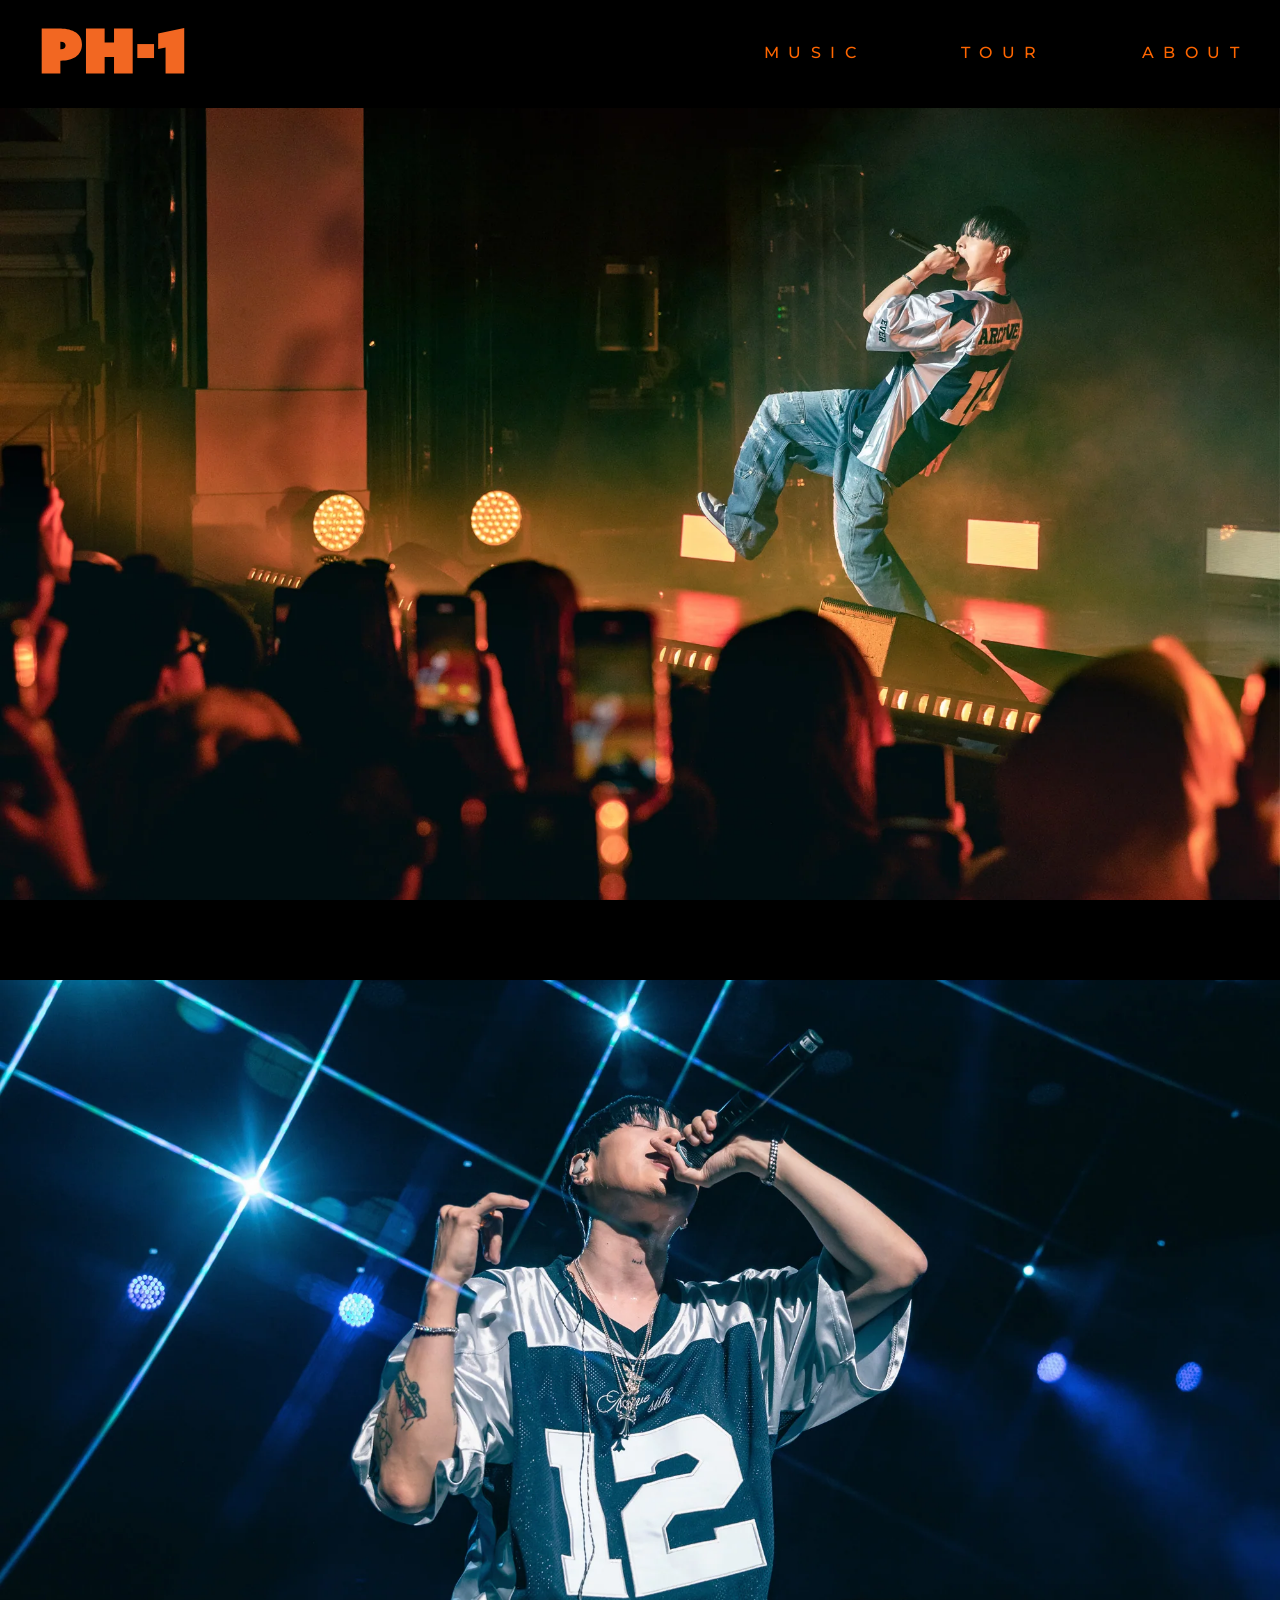
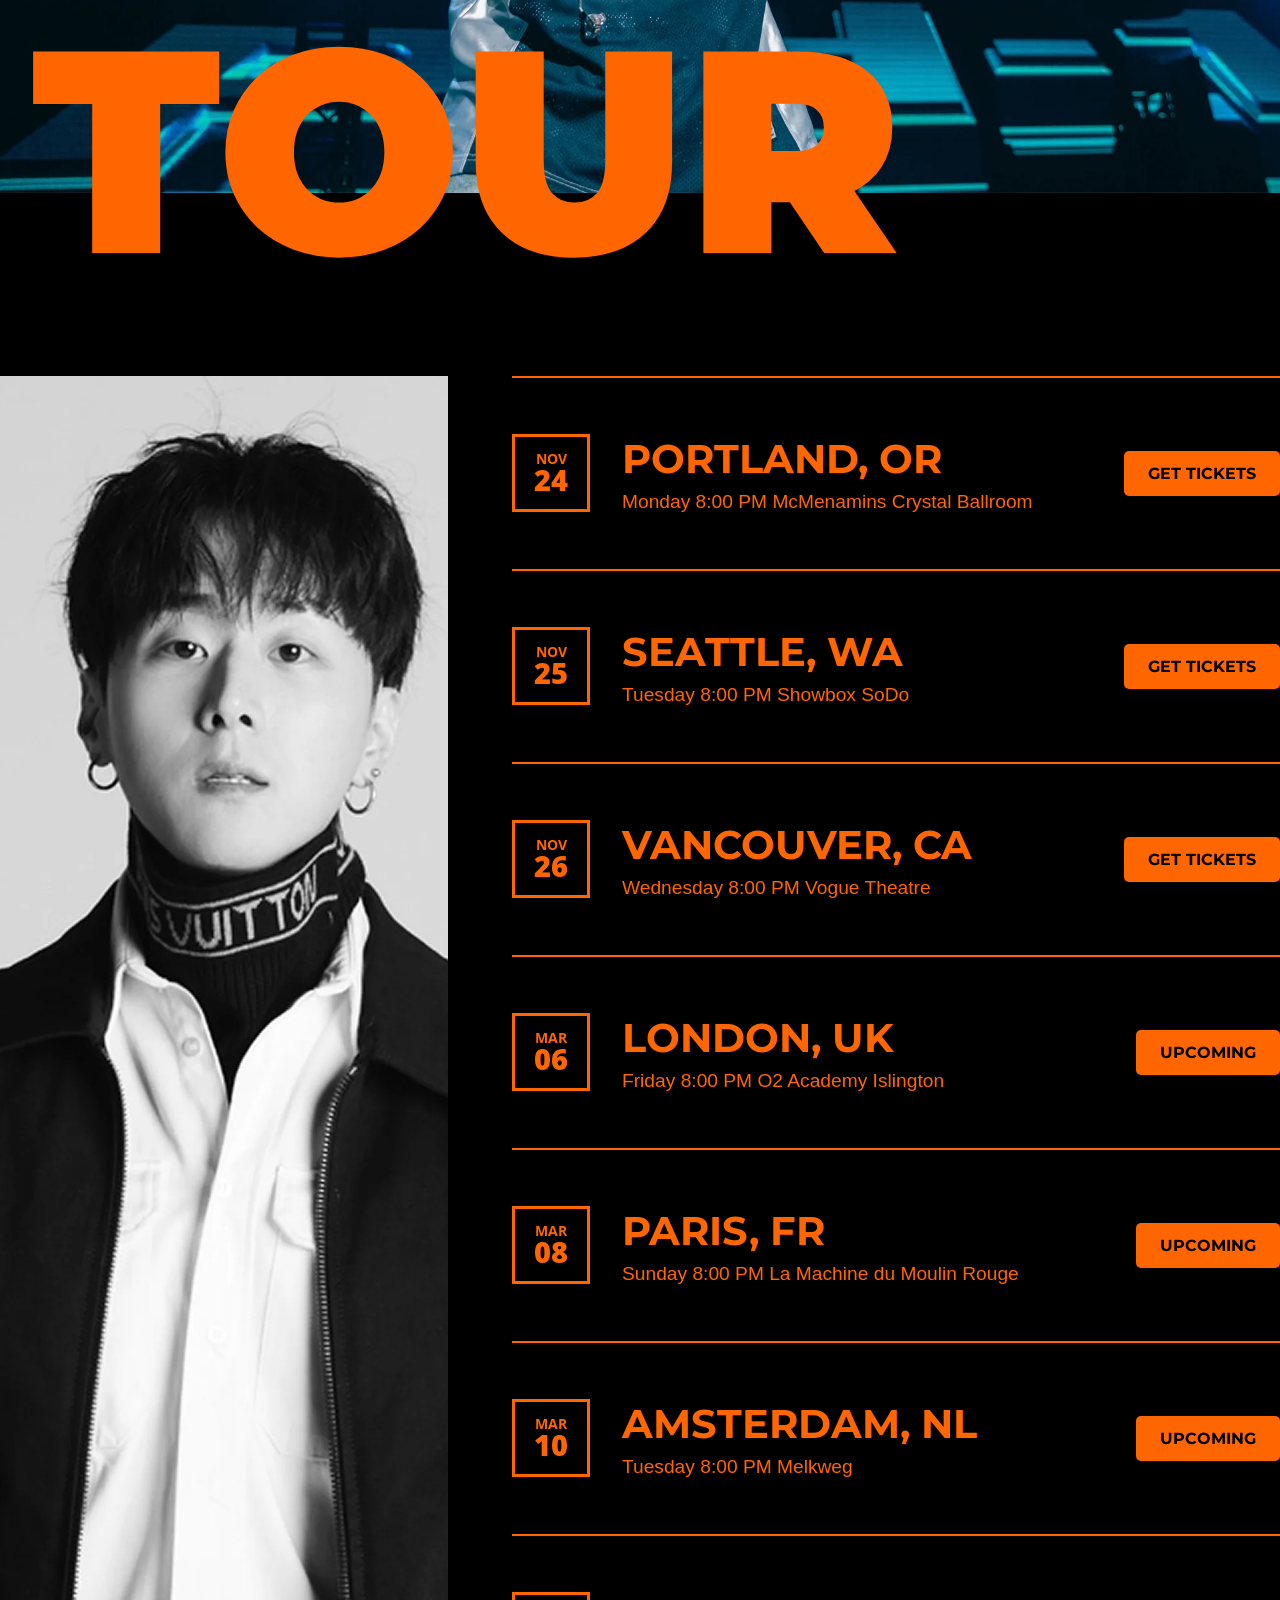
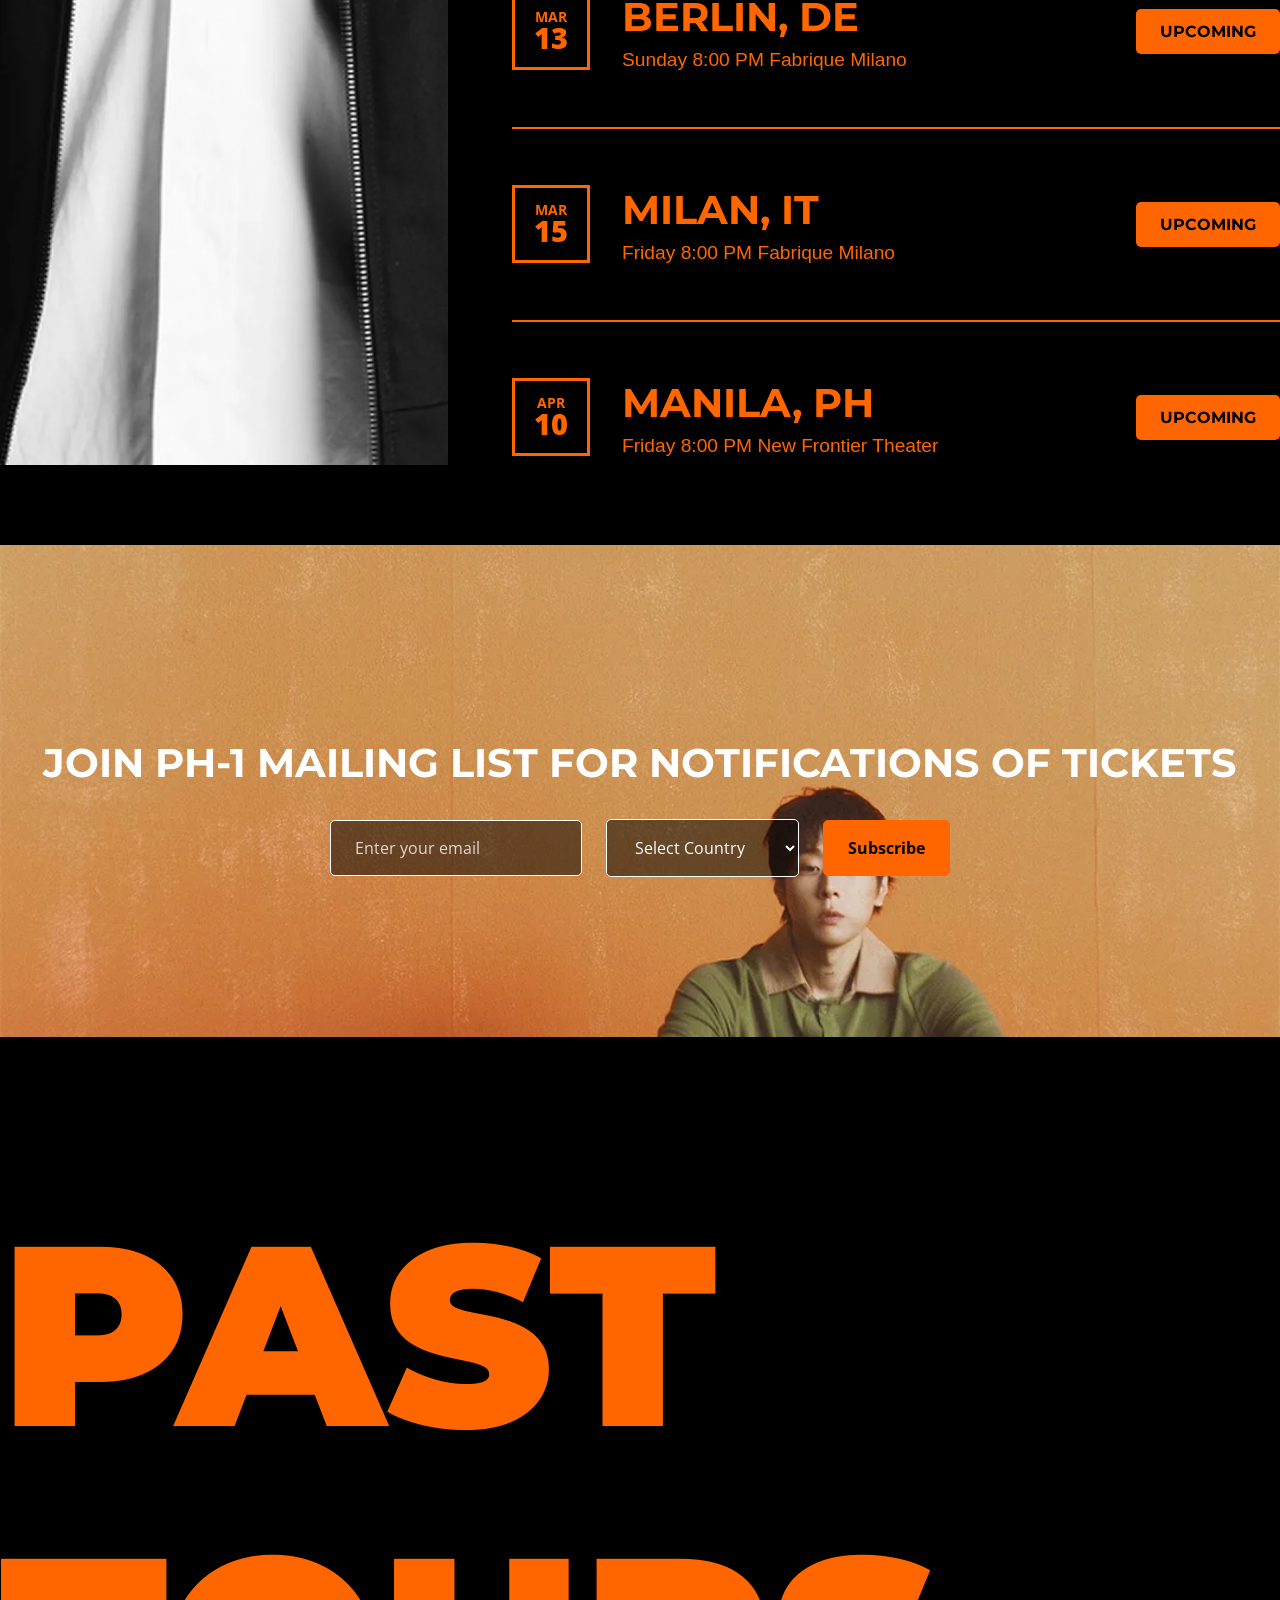
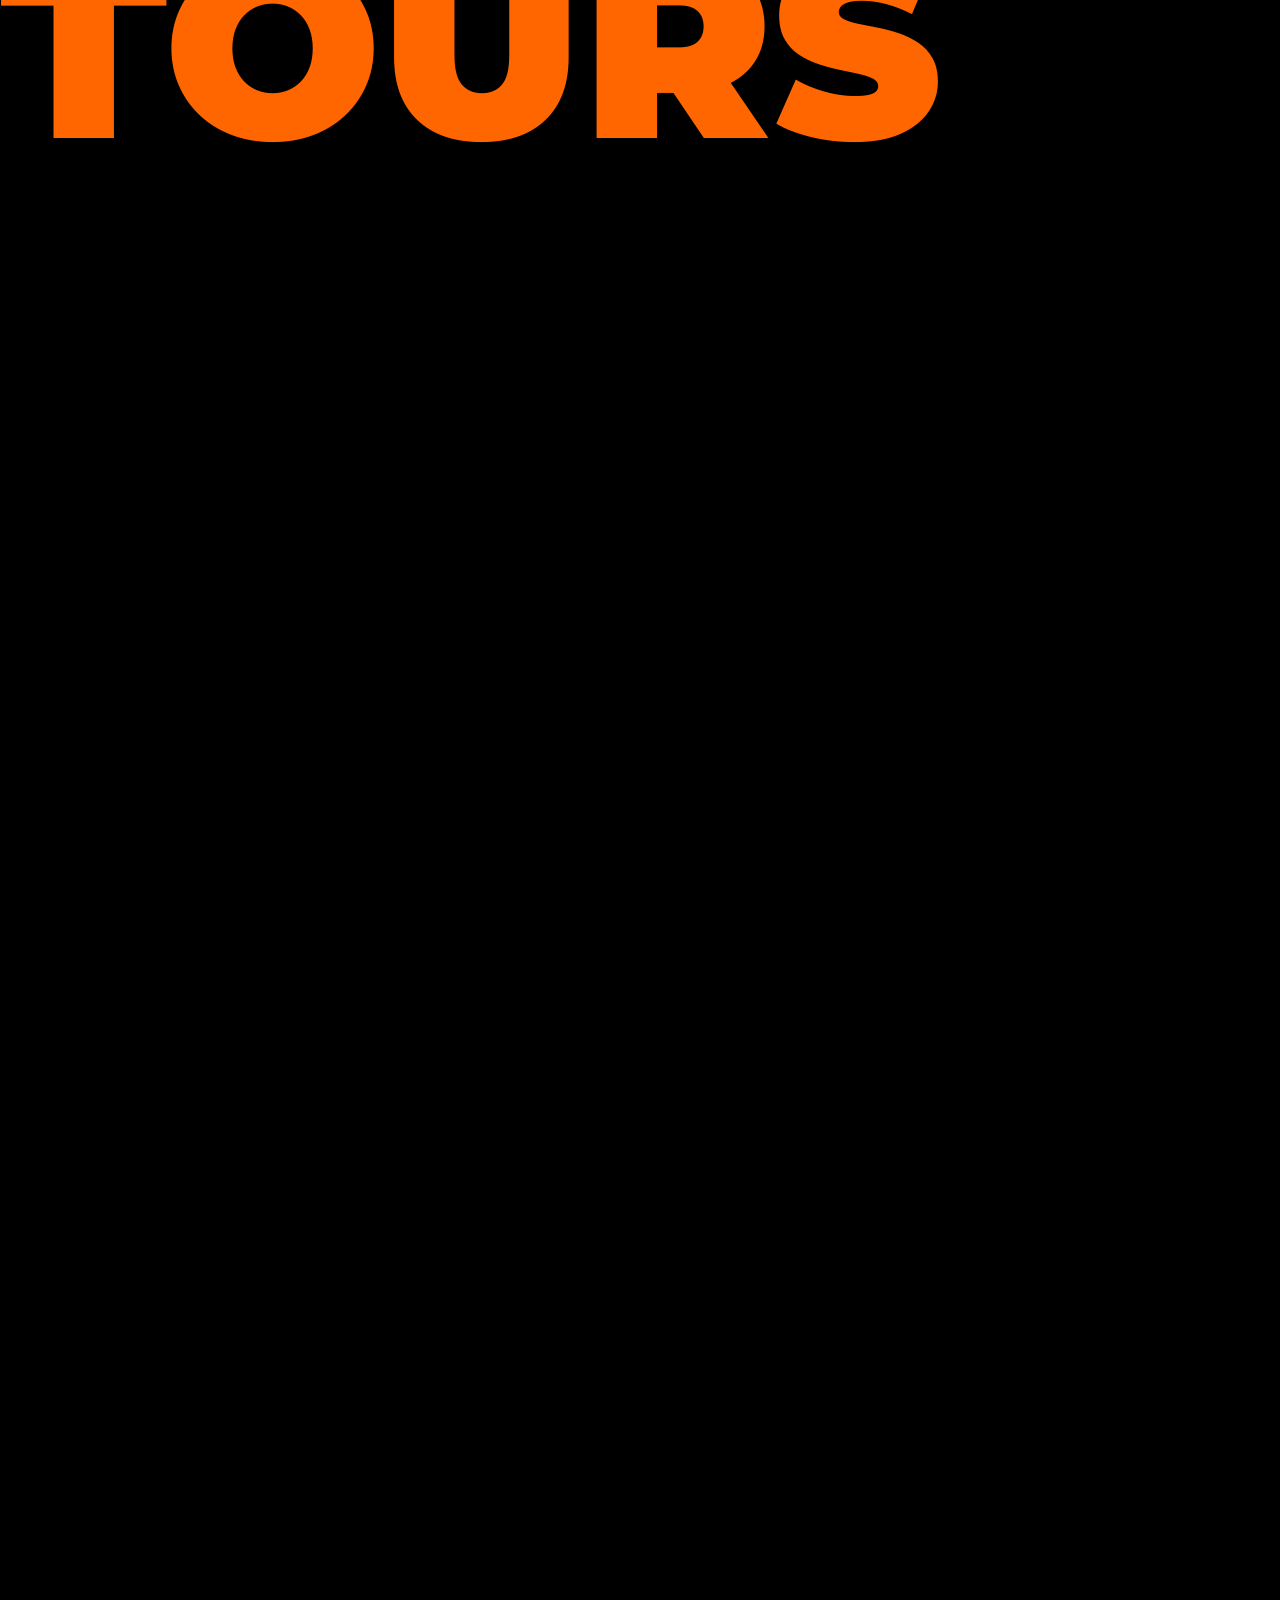
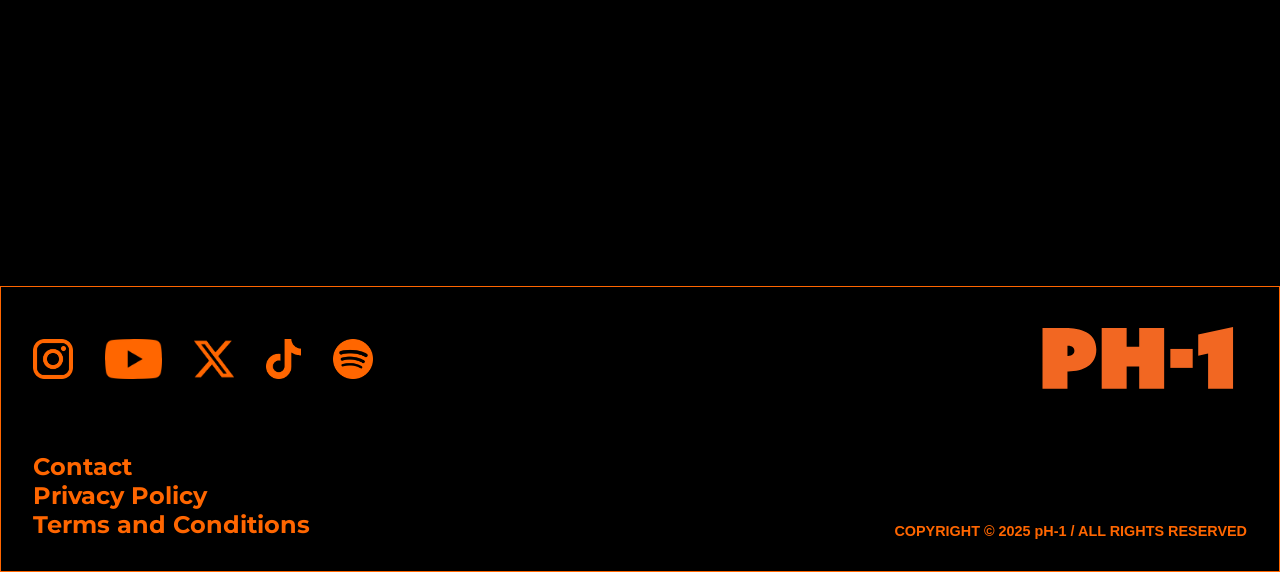
<file: tour.html>
<!DOCTYPE html>
<html lang="en">

    <head>
        <!-- Montserrat Font -->
        <link rel="preconnect" href="https://fonts.googleapis.com">
        <link rel="preconnect" href="https://fonts.gstatic.com" crossorigin>
        <link href="https://fonts.googleapis.com/css2?family=Montserrat:ital,wght@0,100..900;1,100..900&display=swap" rel="stylesheet">

        <meta charset="UTF-8">
        <meta name="author" content="Andy Nguyen">
        <meta name="description" content="Music, tour dates, and information about pH-1">
        <title>pH - 1</title>
        <link rel="stylesheet" href="styles/main.css">
        <link rel="stylesheet" media="screen and (min-width: 601px) and (max-width: 999px)" href="styles/tablet.css"> 
        <link rel="stylesheet" media="screen and (max-width: 600px)" href="styles/mobile.css">
        <meta name="viewport" content="width=device-width, initial-scale=1.0">
        <link rel="icon" href="images/ph1-logo.svg" alt="logo" >
    </head>

    <body>
        <header>
            <a href="index.html"><img src="images/ph1-logo.svg" alt="logo" ></a>
            <nav>
                <a href="music.html">MUSIC</a>
                <a href="tour.html">TOUR</a>
                <a href="about.html">ABOUT</a>
            </nav>
            <button class="hamburger-menu">
                <span class="bar"></span>
                <span class="bar"></span>
                <span class="bar"></span>
            </button>
            <nav class="mobile-nav">
                <a href="music.html">MUSIC</a>
                <a href="tour.html">TOUR</a>
                <a href="about.html">ABOUT</a>
            </nav>
        </header>
        <main>
        <!-- Section 1 -->
            <img src="images/optimized/ph1-tour-videomain1.webp" alt="Tour Video1" class="upcoming-tour-hero" / fetchpriority="high" decoding="async">
        
        <!-- Section 2 -->
            <img src="images/optimized/ph1-tour-vertical.webp" alt="Tour" class="tour-horitiontal-image"/ loading="lazy" decoding="async">
            <h1 class="tour-text-header">TOUR</h1> <!-- Keeping the main tour header for visual context -->
            <div class="tour-main-content scroll-animate">
                <div class="tour-portrait-container">
                    <img src="images/optimized/ph1-tour-portrait.webp" alt="Tour Portrait" class="tour-portrait-image" / loading="lazy" decoding="async">
                </div>
                <div class="tour-dates tour-page-dates">
                    <div class="tour-date-entry">
                        <div class="date-box"><span class="month">NOV</span><span class="day">24</span></div>
                        <div class="tour-details">
                            <p class="tour-dates-type-style">PORTLAND, OR</p>
                            <p class="tour-dates-body-style">Monday 8:00 PM McMenamins Crystal Ballroom</p>
                        </div>
                        <a href="https://www.etix.com/ticket/p/83865404/ph1what-have-we-done-world-tour-portland-mcmenamins-crystal-ballroom-portlandor" target="_blank" class="get-tickets-btn">Get Tickets</a>
                    </div>
                    <div class="tour-date-entry">
                        <div class="date-box"><span class="month">NOV</span><span class="day">25</span></div>
                        <div class="tour-details">
                            <p class="tour-dates-type-style">SEATTLE, WA</p>
                            <p class="tour-dates-body-style">Tuesday 8:00 PM Showbox SoDo</p>
                        </div>
                        <a href="https://www.jambase.com/show/ph-1-showbox-sodo-20251125" target="_blank" class="get-tickets-btn">Get Tickets</a>
                    </div>
                    <div class="tour-date-entry">
                        <div class="date-box"><span class="month">NOV</span><span class="day">26</span></div>
                        <div class="tour-details">
                            <p class="tour-dates-type-style">VANCOUVER, CA</p>
                            <p class="tour-dates-body-style">Wednesday 8:00 PM Vogue Theatre</p>
                        </div>
                        <a href="https://admitone.com/events/vancouver/pro/concerts/vogue-theatre/ph-1/ph-1/68acf25f22dbe3aaf7e32d46/" target="_blank" class="get-tickets-btn">Get Tickets</a>
                    </div>
                    <div class="tour-date-entry">
                        <div class="date-box"><span class="month">MAR</span><span class="day">06</span></div>
                        <div class="tour-details">
                            <p class="tour-dates-type-style">LONDON, UK</p>
                            <p class="tour-dates-body-style">Friday 8:00 PM O2 Academy Islington</p>
                        </div>
                        <a href="#" class="get-tickets-btn">Upcoming</a>
                    </div>
                    <div class="tour-date-entry">
                        <div class="date-box"><span class="month">MAR</span><span class="day">08</span></div>
                        <div class="tour-details">
                            <p class="tour-dates-type-style">PARIS, FR</p>
                            <p class="tour-dates-body-style">Sunday 8:00 PM La Machine du Moulin Rouge</p>
                        </div>
                        <a href="#" class="get-tickets-btn">Upcoming</a>
                    </div>
                    <div class="tour-date-entry">
                        <div class="date-box"><span class="month">MAR</span><span class="day">10</span></div>
                        <div class="tour-details">
                            <p class="tour-dates-type-style">AMSTERDAM, NL</p>
                            <p class="tour-dates-body-style">Tuesday 8:00 PM Melkweg</p>
                        </div>
                        <a href="#" class="get-tickets-btn">Upcoming</a>
                    </div>
                    <div class="tour-date-entry">
                        <div class="date-box"><span class="month">MAR</span><span class="day">13</span></div>
                        <div class="tour-details">
                            <p class="tour-dates-type-style">BERLIN, DE</p>
                            <p class="tour-dates-body-style">Sunday 8:00 PM Fabrique Milano</p>
                        </div>
                        <a href="#" class="get-tickets-btn">Upcoming</a>
                    </div>
                    <div class="tour-date-entry">
                        <div class="date-box"><span class="month">MAR</span><span class="day">15</span></div>
                        <div class="tour-details">
                            <p class="tour-dates-type-style">MILAN, IT</p>
                            <p class="tour-dates-body-style">Friday 8:00 PM Fabrique Milano</p>
                        </div>
                        <a href="#" class="get-tickets-btn">Upcoming</a>
                    </div>
                    <div class="tour-date-entry">
                        <div class="date-box"><span class="month">APR</span><span class="day">10</span></div>
                        <div class="tour-details">
                            <p class="tour-dates-type-style">MANILA, PH</p>
                            <p class="tour-dates-body-style">Friday 8:00 PM New Frontier Theater</p>
                        </div>
                        <a href="#" class="get-tickets-btn">Upcoming</a>
                    </div>
                </div>
            </div>

        <!-- Section 3 -->
            <div class="mailing-list-section scroll-animate">
            <div class="mailing-list-container">
                <h2>JOIN PH-1 MAILING LIST FOR NOTIFICATIONS OF TICKETS</h2>
                <form>
                    <input type="email" placeholder="Enter your email" required>
                    <select name="country" required>
                        <option value="">Select Country</option>
                        <option value="United States">United States</option>
                        <option value="Canada">Canada</option>
                        <option value="United Kingdom">United Kingdom</option>
                        <option value="France">France</option>
                        <option value="Germany">Germany</option>
                        <option value="Netherlands">Netherlands</option>
                        <option value="Italy">Italy</option>
                        <option value="Philippines">Philippines</option>
                        <option value="Other">Other</option>
                    </select>
                    <button type="submit">Subscribe</button>
                </form>
            </div>


        <!-- Section 4 -->
            <h1 class="past-tour-header scroll-animate">PAST TOURS</h1>
            <a href="https://www.youtube.com/watch?v=dlScotk9MJ8" target="_blank" class="scroll-animate"><img src="images/optimized/past-tour-1.webp" alt="Past Tour 1" class="past-tour-image"/ loading="lazy" decoding="async"></a>
            
            <a href="https://www.youtube.com/watch?v=ICD_JvBG4kQ&list=RDICD_JvBG4kQ&start_radio=1" target="_blank" class="scroll-animate"><img src="images/optimized/past-tour-2.webp" alt="Past Tour 2" class="past-tour-image"/ loading="lazy" decoding="async"></a>
        </main>

        <footer>
            <div class="footer-content">
                <div class="footer-top">
                    <div class="footer-icons">
                        <a href="https://www.instagram.com/ph1boyyy/?hl=en" target="_blank"><img src="images/optimized/instagram-icon.webp" alt="Instagram Icon" class="iconstyle"/ loading="lazy" decoding="async"></a>
                        <a href="https://youtube.com/@ph1official?si=WSlBcVjXDLRavZ1H" target="_blank"><img src="images/optimized/youtube-icon.webp" alt="YouTube Icon" class="iconstyle" / loading="lazy" decoding="async"></a>
                        <a href="https://x.com/ph1boyyy?lang=en " target="_blank"><img src="images/optimized/x-icon.webp" alt="Twitter Icon" class="iconstyle"/ loading="lazy" decoding="async"></a>
                        <a href="https://www.tiktok.com/@boyyyph1?lang=en" target="_blank"><img src="images/optimized/tiktok-icon.webp" alt="TikTok Icon" class="iconstyle"/ loading="lazy" decoding="async"></a>
                        <a href="https://open.spotify.com/artist/2u7CP5T30c8ctenzXgEV1W" target="_blank"><img src="images/optimized/spotify-icon.webp" alt="Spotify Icon" class="iconstyle" / loading="lazy" decoding="async"></a>
                    </div>
                    <div class="footer-logo">
                        <img src="images/ph1-logo.svg" alt="logo" />
                    </div>
                </div>
                <div class="footer-bottom">
                    <div class="footer-links">
                        <a href="https://www.cjenm.com/en/privacy-policy/1-7/" target="_blank"><h1>Contact</h1></a>
                        <a href="https://www.cjenm.com/en/privacy-policy/1-7/" target="_blank"><h1>Privacy Policy</h1></a>
                        <a href="https://www.cjenm.com/en/legal-notice-and-disclaimer/" target="_blank"> <h1>Terms and Conditions</h1></a>
                    </div>
                    <div class="footer-copyright">
                        <p>COPYRIGHT © 2025 pH-1 / ALL RIGHTS RESERVED</p>
                    </div>
                </div>
            </div>
        </footer>

        <script>
            // Hamburger Menu Toggle
            const hamburger = document.querySelector('.hamburger-menu');
            const mobileNav = document.querySelector('.mobile-nav');

            hamburger.addEventListener('click', () => {
                hamburger.classList.toggle('is-active');
                mobileNav.classList.toggle('is-active');
            });

            document.addEventListener('DOMContentLoaded', function() {
                // Scroll animation
                const animatedElements = document.querySelectorAll('.scroll-animate');
                const observer = new IntersectionObserver((entries) => {
                    entries.forEach(entry => {
                        if (entry.isIntersecting) {
                            entry.target.classList.add('is-visible');
                            observer.unobserve(entry.target);
                        }
                    });
                }, { threshold: 0.1 });

                animatedElements.forEach(el => observer.observe(el));
            });
        </script>
    </body>
</html>
</file>
<file: styles/main.css>
/* Open Sans Font - Local Files */
@font-face {
    font-family: 'Open Sans';
    src: url('../fonts/opensans-variablefont.woff2') format('woff2');
    font-weight: 100 900;
    font-style: normal;
    font-display: swap;
}

html {
    scroll-behavior: smooth;
}

body{
    background-color: #000000;
    font-family: 'Open Sans', sans-serif;
    font-weight: 400;
    font-size: 1rem;
    color: #FF6600;
    animation: fadeInPage 0.8s ease-in-out;
}

* {
    transition: all 0.3s ease-in-out;
}

@keyframes fadeInPage {
    from {
        opacity: 0;
    }
    to {
        opacity: 1;
    }
}

p {
    font-family: 'Open Sans', sans-serif;
    font-weight: 400;
    font-size: 1rem;
    color: #FF6600;
}


/* Header Styling */
header {
    --header-height: 108px; /* Approximate height: 1.5rem padding + 60px logo + 1.5rem padding */
    background-color: #000000;
    padding: 1.5rem 2rem;
    display: flex;
    flex-direction: row;
    justify-content: space-between;
    align-items: center;
    gap: 3rem;
    border-bottom: none;
    position: sticky;
    top: 0;
    z-index: 100;
}

header a img {
    height: 60px;
    width: auto;
    object-fit: contain;
    transition: transform 0.3s ease;
    cursor: pointer;
}

header a img:hover {
    transform: scale(1.05);
}

header nav {
    display: flex;
    gap: 6rem;
    align-items: center;
    flex: 1;
    justify-content: flex-end;
}

header nav a {
    font-family: 'Montserrat', sans-serif;
    font-weight: 500;
    font-size: 1rem;
    color: #FF6600;
    text-decoration: none;
    text-transform: uppercase;
    letter-spacing: 0.59rem;
    transition: font-size 0.3s ease;
    border-bottom: none;
    padding-bottom: 0.25rem;
}

header nav a:hover {
    color: #FF6600;
    font-size: 1.5rem;
}

/* Hide hamburger menu on desktop and tablet */
.hamburger-menu,
.mobile-nav {
    display: none;
}




/* Header Font Stylings */
#homepagefontsizeh2 {
    font-size: clamp(3rem, 7vw, 5rem);
    font-family: 'Montserrat', sans-serif;
    font-weight: 900;
    color: #FF6600;
    padding-left: clamp(2rem, 5vw, 4rem);
    margin-bottom: clamp(-2rem, -1vw, -1rem);
}

#whathave {
    font-size: 10vw;
    font-family: 'Montserrat', sans-serif;
    font-weight: 900;
    color: #FF6600;
    margin-top: -10vw;
}

#wedone {
    font-size: 15vw;
    font-family: 'Montserrat', sans-serif;
    font-weight: 900;
    color: #FF6600;
    margin-top: -15vw;
}

/* Image Stylings */
.what-have-we-done-videomain1 {
    width: 92%;
    height: auto;
    margin-right: 4%;
    margin-left: 4%;
}

.homepage-tour {
    width: 100%;
    height: auto;
}

.music-hero {
    width: 100%;
    height: auto;
}

.upcoming-tour-hero {
    width: 100%;
    height: auto;
}

.tour-horitiontal-image {
    width: 100%;
    margin-top: 5rem;
}

/* Homepage Upcoming Tour Section */
.tour-dates-type-style {
    font-family: 'Montserrat', sans-serif;
    font-weight: bold;
    font-size: 2.5rem;
    color: #FF6600;
}

.tour-text-header {
    font-family: 'Montserrat', sans-serif;
    font-weight: 900;
    font-size: 18rem;
    color: #FF6600;
    margin-top: -14rem;
    margin-left: 2rem;
    margin-bottom: 1rem;
}
.tour-dates-body-style {
    font-family: opensans, sans-serif;
    font-weight: 400;
    font-size: 1.2rem;
    color: #FF6600;
}



.upcoming-tour-section {
    display: flex;
    justify-content: space-between;
    align-items: center;
    align-items: flex-start;
    margin-bottom: 2rem;
    padding-left: clamp(1rem, 5vw, 4rem);
    padding-right: clamp(1rem, 5vw, 4rem);
}

.tour-dates {
    flex: 1;
    padding-left: 2rems;
}

.tour-dates p {
    margin: 0.5rem 0;
}

.tour-image {
    flex: 1;
    text-align: right;
}

.tour-date-entry {
    display: flex;
    align-items: center;
    gap: 2rem;
}

.tour-details {
    flex-grow: 1;
}

.tour-date-entry:not(:last-child) {
    border-bottom: 2px solid #FF6600;
    padding-bottom: 3rem;
    margin-bottom: 3rem;
}

.tour-date-entry:first-child {
    border-top: 2px solid #FF6600;
    padding-top: 3rem;
}

.date-box {
    border: 0.2rem solid #FF6600;
    color: #FF6600;
    display: flex;
    flex-direction: column;
    align-items: center;
    justify-content: center;
    width: 4.5rem;
    height: 4.5rem;
    text-align: center;
}

.date-box .month {
    font-size: 0.9rem;
    font-weight: bold;
    line-height: 1;
}

.tour-arrow-link {
    color: #FF6600;
    text-decoration: none;
    font-size: 4rem;
    font-weight: bold;
    transition: transform 0.3s ease;
    margin-right: 10%;
    margin-left: auto;
}

.tour-arrow-link:hover {
    transform: scale(1.2);
}

.get-tickets-btn {
    background-color: #FF6600;
    color: #000000;
    text-decoration: none;
    padding: 0.8rem 1.5rem;
    border-radius: 5px;
    font-weight: bold;
    font-family: 'Montserrat', sans-serif;
    transition: all 0.3s ease;
    text-transform: uppercase;
    margin-left: auto;
    white-space: nowrap;
}

.get-tickets-btn:hover {
    background-color: #FFFFFF;
    color: #000000;
    transform: scale(1.05);
}


.date-box .day {
    font-size: 1.8rem;
    font-weight: 900;
    line-height: 1;
}

.ph1-type {
    font-family: 'Montserrat', sans-serif;
    font-weight: 900;   
    font-size: clamp(12rem, 25vw, 30rem);
    color: #FF6600;
    margin-top: -10vw;
    margin-bottom: 5vw;
}



.video-switcher {
    position: relative;
    height: calc(100vh - 108px); /* Viewport height minus header height */
    width: 100%;
    overflow: hidden;
}


.video-container {
    position: relative;
    cursor: pointer;
    overflow: hidden;
    position: absolute;
    top: 0;
    left: 0;
    width: 100%;
    height: 100%;
    opacity: 0;
    transition: opacity 0.5s ease-in-out;
}

.video-container.is-active {
    opacity: 1;
    z-index: 1;
}

.video-container video {
    width: 100%;
    height: 100%;
    object-fit: cover;
}

#nextVideoBtn {
    position: absolute;
    bottom: 2rem;
    right: 2rem;
    z-index: 10;
    background-color: #FF6600;
    color: #000000;
    border: none;
    padding: 0.8rem 1.5rem;
    border-radius: 5px;
    font-weight: bold;
    font-family: 'Montserrat', sans-serif;
    cursor: pointer;
    text-transform: uppercase;
}

.video-popup {
    display: none;
    position: fixed;
    top: 0;
    left: 0;
    width: 100%;
    height: 100%;
    background-color: rgba(0, 0, 0, 0.8);
    justify-content: center;
    align-items: center;
    z-index: 1000;
}

.popup-content {
    background-color: #000000;
    padding: 2.5rem;
    border-radius: 12px;
    border: 2px solid #FF6600;
    text-align: center;
    max-width: 500px;
    width: 90%;
    position: relative;
    animation: popupSlideIn 0.3s ease;
}

@keyframes popupSlideIn {
    from {
        opacity: 0;
        transform: scale(0.9);
    }
    to {
        opacity: 1;
        transform: scale(1);
    }
}

@keyframes popupFadeOut {
    from {
        opacity: 1;
        transform: scale(1);
    }
    to {
        opacity: 0;
        transform: scale(0.9);
    }
}

.video-popup.closing {
    animation: fadeOutOverlay 0.3s ease forwards;
}

@keyframes fadeOutOverlay {
    from {
        opacity: 1;
    }
    to {
        opacity: 0;
    }
}

.popup-content.closing {
    animation: popupFadeOut 0.3s ease forwards;
}

.close-popup {
    position: absolute;
    top: 1rem;
    right: 1.5rem;
    font-size: 2rem;
    font-weight: bold;
    color: #FF6600;
    cursor: pointer;
    transition: color 0.3s ease;
}

.close-popup:hover {
    color: #FFFFFF;
}

.popup-content h3 {
    color: #FFFFFF;
    font-size: 1.8rem;
    margin-bottom: 2rem;
    font-family: 'Montserrat', sans-serif;
}

.album-popup .popup-link.youtube-music-link img {
    filter: brightness(1) saturate(1);
}

.album-popup .popup-link.apple-music-link img {
    filter: brightness(1) saturate(1);
}

.album-popup .popup-link.apple-music-link img {
    filter: brightness(1) saturate(1);
}

.popup-link {
    display: inline-flex;
    flex-direction: column;
    align-items: center;
    gap: 1rem;
    padding: 1.5rem 2rem;
    margin: 0 1rem 1rem 1rem;
    background-color: #000000;
    border: 2px solid #FF6600;
    border-radius: 8px;
    text-decoration: none;
    color: #FF6600;
    font-weight: 600;
    font-family: 'Montserrat', sans-serif;
    transition: all 0.3s ease;
    box-sizing: border-box;
}

.popup-link:hover {
    background-color: #FF6600;
    color: #000000;
    transform: scale(1.08);
}

.album-popup .popup-content.closing {
    animation: popupFadeOut 0.3s ease forwards;
}
 
.popup-link img {
    height: 50px;
    width: 50px;
    object-fit: contain;
    transition: filter 0.3s ease;
}

.popup-link:hover img {
    filter: none;
}

/* Video Modal Styling */
.modal {
    display: none;
    position: fixed;
    z-index: 1000;
    left: 0;
    top: 0;
    width: 100%;
    height: 100%;
    background-color: rgba(0, 0, 0, 0.8);
    animation: fadeIn 0.3s ease;
}

@keyframes fadeIn {
    from {
        opacity: 0;
    }
    to {
        opacity: 1;
    }
}

.modal-content {
    background-color: #000000;
    margin: 5% auto;
    padding: 2rem;
    border: 2px solid #FF6600;
    border-radius: 8px;
    width: 90%;
    max-width: 400px;
    text-align: center;
    box-shadow: 0 4px 8px rgba(255, 102, 0, 0.2);
}

.modal-content h2 {
    color: #FFFFFF;
    margin-bottom: 2rem;
    font-size: 1.5rem;
}

.close {
    color: #FF6600;
    float: right;
    font-size: 2rem;
    font-weight: bold;
    cursor: pointer;
    transition: color 0.3s ease;
}

.close:hover {
    color: #FFFFFF;
}

.modal-links {
    display: flex;
    gap: 2rem;
    justify-content: center;
    flex-wrap: wrap;
}

.modal-link {
    display: flex;
    flex-direction: column;
    align-items: center;
    gap: 0.5rem;
    padding: 1.5rem;
    background-color: #000000;
    border: 1px solid #FF6600;
    border-radius: 8px;
    text-decoration: none;
    color: #FF6600;
    transition: all 0.3s ease;
}


.modal-link:hover {
    background-color: #FF6600;
    color: #000000;
    transform: scale(1.05);
}

.modal-link img {
    height: 50px;
    width: 50px;
    object-fit: contain;
    filter: brightness(0) saturate(100%);
}

.modal-link:hover img {
    filter: brightness(0) saturate(100%) invert(1);
}

.modal-link p {
    font-weight: 600;
    font-family: 'Montserrat', sans-serif;
    margin: 0;
}

/* PH1 Footer Styling */
footer {
    background-color: #000000;
    padding: clamp(1rem, 3vw, 2rem);
    text-align: center;
    border: 0.1rem solid #FF6600; 
    margin-top: 1rem;
}

.footer-content {
    display: flex;
    flex-direction: column;
    justify-content: space-between;
    gap: 3rem;
}

.footer-top {
    display: flex;
    justify-content: space-between;
    align-items: center;
    width: 100%;
}
.footer-bottom {
    display: flex;
    justify-content: space-between;
    align-items: flex-end;
    width: 100%;
}

.footer-icons {
    display: flex;
    gap: clamp(1rem, 3vw, 2rem);
    justify-content: flex-start;
    align-items: center;
}

.footer-icons a {
    text-decoration: none;
}

.footer-icons img {
    height: clamp(1.5rem, 4vw, 2.5rem);
    width: auto;
    transition: transform 0.3s ease;
}

.footer-icons img:hover {
    transform: scale(1.5) translateY(-5px);
}

.footer-links {
    display: flex;
    flex-direction: column;
    gap: 0;
    text-align: left;
}

.footer-links a {
    text-decoration: none;
}

.footer-links h1 {
    font-family: 'Montserrat', sans-serif;
    font-size: clamp(1rem, 2.5vw, 1.5rem);
    font-weight: bold;
    color: #FF6600;
    margin: 0;
    transition: color 0.3s ease;
}

.footer-links a:hover h1 {
    color: #FFFFFF;
}

.footer-logo img {
    height: clamp(3rem, 7vw, 5rem);
}

.footer-copyright p {
    font-family: 'Helvetica Neue', sans-serif;
    font-weight: bold;
    font-size: clamp(0.7rem, 1.5vw, 0.9rem);
    color: #FF6600;
    margin: 0;
}

/* Albums Music Section */

.music-text-header {
    margin-top: 5rem;
    font-family: 'Montserrat', sans-serif;
    font-weight: 900;
    font-size: clamp(4rem, 18vw, 8rem);
    color: #FF6600;
    margin-bottom: clamp(-2rem, -7vw, -5rem);
}

/* Album Cover Hover Effect */
.album-cover-container {
    position: relative;
    cursor: pointer;
    display: inline-block;
    flex: 1;
}

.album-cover-overlay {
    position: absolute;
    top: 0;
    left: 0;
    width: 100%;
    height: 100%;
    background-color: rgba(0, 0, 0, 0.7); 
    color: #FF6600;
    font-family: 'Montserrat', sans-serif;
    font-weight: 900;
    font-size: 3rem; 
    display: flex;
    justify-content: center;
    align-items: center;
    opacity: 0;
    transition: opacity 0.3s ease;
    text-align: center;
    padding: 10%; 
    box-sizing: border-box; 
}

.album-cover-container:hover .album-cover {
    opacity: 0.3; 
}
.album-cover-container:hover .album-cover-overlay {
    opacity: 1;
}

.album-title {
    font-family: 'Montserrat', sans-serif;
    font-weight: 900;
    font-size: clamp(2.5rem, 8vw, 4.5rem);
    color: #FF6600;
    padding: 0 2rem;
}

.album-layout {
    display: flex;
    align-items: flex-start;
    gap: 2rem;
    margin: 2rem clamp(1rem, 5vw, 4rem);
}

.album-container {
    flex: 1;
    min-width: 0; 
}

.album-cover {
    width: 100%; 
    height: auto;
    transition: opacity 0.3s ease;
}




.track-list {
    list-style-type: decimal;
    color: #FF6600;
    padding-left: 2rem;
    margin: 2rem 0;
}

.track-list li {
    display: flex;
    justify-content: space-between;
    align-items: center;
    padding: 1rem 0;
    border-bottom: 1px solid rgba(255, 102, 0, 0.3);
    font-size: 1.2rem;
}

.track-list li:last-child {
    border-bottom: none;
}

.track-name {
    padding-left: 1.5rem;
}

.track-duration {
    font-family: 'Open Sans', sans-serif;
}



/* Align icons in one row */
.album-popup .popup-content {
    display: grid;
    grid-template-columns: repeat(3, 1fr); 
    align-items: center;
    gap: 10px; 
    width: 100%; 
    text-align: center; 
}

.album-popup .popup-content h3 {
    grid-column: 1 / -1; /* Span all columns */
    text-align: center;
}


.album-popup .popup-content > a {
    margin: 0.5rem;
}




/* Album Popup Styling */
.album-popup {
    display: none;
    position: fixed;
    top: 0;
    left: 0;
    width: 100%;
    height: 100%;
    background-color: rgba(0, 0, 0, 0.8);
    justify-content: center;
    align-items: center;
    z-index: 1000;
}

.album-popup .popup-content {
    background-color: #000000;
    padding: 2.5rem;
    border-radius: 12px;
    border: 2px solid #FF6600;
    text-align: center;
    max-width: 500px;
    width: 90%;
    position: relative;
    animation: popupSlideIn 0.3s ease;
}

.album-popup .close-popup {
    position: absolute;
    top: 1rem;
    right: 1.5rem;
    font-size: 2rem;
    font-weight: bold;
    color: #FF6600;
    cursor: pointer;
    transition: color 0.3s ease;
}

.album-popup .close-popup:hover {
    color: #FFFFFF;
}

.album-popup h3 {
    color: #FFFFFF;
    font-size: 1.8rem;
    margin-bottom: 2rem;
    font-family: 'Montserrat', sans-serif;
}

.album-popup .popup-link {
    display: inline-flex;
    flex-direction: column;
    align-items: center;
    gap: 1rem;
    padding: 1.5rem 2rem;
    margin: 0 1rem 1rem 1rem;
    background-color: #000000;
    border: 2px solid #FF6600;
    border-radius: 8px;
    text-decoration: none;
    color: #FF6600;
    font-weight: 600;
    font-family: 'Montserrat', sans-serif;
    transition: all 0.3s ease;
}

/* Gallery */
.ep-gallery {
    display: contents;
}

.digital-singles-gallery {
    display: grid;
    grid-template-columns: repeat(3, 1fr); 
    gap: 4rem; 
    margin: 20px; 
}

.digital-singles-gallery img {
    width: 100%; 
    height: auto;
}

.digital-singles-gallery img:hover,
.ep-gallery img:hover {
    transform: scale(1.05);
    cursor: pointer;
}

.ep-gallery {

    display: grid;
    grid-template-columns: repeat(2, 1fr); 
    gap: 6rem; 
    margin: 20px; 
}

.ep-gallery img {
    width: 100%; 
    height: auto; 
}

.playlist-spacer {
    margin-top: 5rem;
}

.playlist-container {
    padding: 0 clamp(1rem, 5vw, 4rem);
    margin-top: 5rem;
}

.playlist-header {
    font-size: clamp(3rem, 10vw, 6rem); 
    margin-bottom: 2rem; 
}

.tour-main-content {
    display: flex;
    gap: 5%;
    margin-top: 4%;
}

.tour-portrait-container {
    flex: 0 0 35%; 
    overflow: hidden; 
}

.tour-portrait-image {
    width: 100%;
    height: 100%;
    object-fit: cover; 
    object-position: center; 
}

/* Mailing List Section */
.mailing-list-container {
    position: relative;
    text-align: center;
    color: white;
    background: url('../images/optimized/arena-mailing.webp') no-repeat center center;
    background-size: cover;
    padding: 10rem 2rem;
    text-align: center;
    display: flex;
    flex-direction: column;
    align-items: center;
    justify-content: center;
    margin-top: 5rem;
}
.mailing-list-container h2 {
    font-family: 'Montserrat', sans-serif;
    font-weight: 700;
    font-size: 2.5rem;
    color: #FFFFFF;
    margin-bottom: 2rem;
    text-transform: uppercase;
}

.mailing-list-container form {
    display: flex;
    gap: 1.5rem;
    align-items: center;
}

.mailing-list-section input,
.mailing-list-section select,
.mailing-list-section button {
    padding: 1rem 1.5rem;
    border-radius: 5px;
    border: 1px solid #FFFFFF;
    background-color: rgba(0, 0, 0, 0.5);
    color: #FFFFFF;
    font-family: 'Open Sans', sans-serif;
    font-size: 1rem;
}

.mailing-list-container button {
    background-color: #FF6600;
    color: #000000;
    border-color: #FF6600;
    cursor: pointer;
    font-weight: bold;
}

.mailing-list-container input::placeholder {
    color: #FFFFFF;
    opacity: 0.8; 
}

/* Media Query for smaller screens */
@media (max-width: 768px) {
    .mailing-list-container form {
        flex-direction: column;
        align-items: stretch; 
        width: 80%;
    }

    .mailing-list-container h2 {
        font-size: 2rem;
    }
}

.past-tour-header {
    font-family: 'Montserrat', sans-serif;
    font-weight: 900;
    font-size: clamp(8rem, 20vw, 18rem);
    color: #FF6600;
    margin-top: clamp(5rem, 11vw, 10rem);
    margin-bottom: clamp(-3rem, -6vw, -5rem);
}

.past-tour-image {
    width: 100%;
    height: auto;
}


/* About Section */
.biography-image {
    width: 100%;
    height: auto;
    margin-bottom: -5rem;
}

.biography-text-header {
    font-family: 'Montserrat', sans-serif;
    font-weight: 900;
    font-size: 13vw;
    color: #FF6600;
    margin-top: -9vw;
    margin-left: 7vw;
    align-content: center;
}

/* About Section 2 Styling */
.about-section {
    padding-top: 1rem; 
    padding-bottom: 2rem; 
    padding-left: clamp(1rem, 5vw, 4rem);
    padding-right: clamp(1rem, 5vw, 4rem);
}

.about-section h2 {
    font-family: 'Montserrat', sans-serif;
    font-weight: 900;
    font-size: clamp(2.5rem, 6vw, 4rem);
    color: #FF6600;
    text-align: center;
    margin-bottom: 2rem;
}

.about-text-columns {
    display: flex;
    gap: 3rem;
    margin-bottom: 1rem;
    max-width: 120ch;
    margin-inline: auto;
}

.about-text-columns p {
    flex: 1;
    font-size: 1.1rem;
    line-height: 1.6;
}

.about-section-image {
    width: 100%;
    height: auto;
}

/* Highlights Section Styling */
.highlights-section {
    padding-top: 2rem;
    padding-bottom: 4rem;
    display: flex;
    gap: 3rem;
    align-items: center; 
}

.highlights-section h2 {
    font-family: 'Montserrat', sans-serif;
    font-weight: 900;
    font-size: clamp(2.5rem, 6vw, 4rem);
    color: #FF6600;
    text-align: left;
    margin-bottom: 2rem;
}

.highlights-section-image {
    flex: 1;
    width: 50%;
    height: auto;
}

.highlights-section p {
    margin-bottom: 1.5rem; 
}

.highlights-text-content {
    flex: 1;
    min-width: 0; 
}

/* Contact Section 4 Styling */
.contact-section {
    position: relative;
    background-image: url('../images/optimized/ph1-contact.webp');
    background-size: cover;
    background-position: center;
    height: 70vh;
    display: flex;
    justify-content: center;
    align-items: center;
    margin-top: 5rem;
}

.contact-button {
    font-family: 'Montserrat', sans-serif;
    font-weight: 900;
    font-size: 3rem;
    color: #FFFFFF;
    background-color: #FF6600;
    border: none;
    padding: 1.5rem 3rem;
    cursor: pointer;
    transition: all 0.3s ease;
    text-transform: uppercase;
    border-radius: 5px;
}

.contact-button:hover {
    transform: scale(1.05);
    background-color: #FFFFFF;
    color: #000000;
}

/* Contact Form Styles */
.contact-form-container form {
    display: flex;
    flex-direction: column;
    gap: 1rem;
    margin-top: 2rem;
}

.contact-form-container input,
.contact-form-container textarea {
    width: 100%;
    padding: 1rem;
    border-radius: 5px;
    border: 1px solid #FF6600;
    background-color: #000000;
    color: #FFFFFF;
    font-family: 'Open Sans', sans-serif;
    font-size: 1rem;
    box-sizing: border-box;
}

.contact-form-container button {
    padding: 1rem;
    border-radius: 5px;
    border: none;
    background-color: #FF6600;
    color: #000000;
    font-family: 'Montserrat', sans-serif;
    font-weight: bold;
    font-size: 1rem;
    cursor: pointer;
    text-transform: uppercase;
}

/* Scroll Animation */
.scroll-animate {
    opacity: 0;
    transform: translateY(30px);
    transition: opacity 0.6s ease-out, transform 0.6s ease-out;
}

.scroll-animate.is-visible {
    opacity: 1;
    transform: translateY(0);
}



.popup-link img {
    height: 50px;
    width: 50px;
    object-fit: contain;
    transition: filter 0.3s ease;
}

.modal-link:hover img {
    filter: brightness(0) saturate(100%) invert(1);
}


/* Go Up Button */
#goUpBtn {
  opacity: 0;
  visibility: hidden;
  transition: opacity 0.3s ease-in-out, visibility 0.3s ease-in-out;
  position: fixed;
  bottom: 30px;
  right: 30px;
  z-index: 99;
  border: 2px solid #FF6600;
  outline: none;
  background-color: #000000;
  color: #FF6600;
  cursor: pointer;
  padding: 0.8rem;
  border-radius: 50%;
  font-size: 1.5rem;
  font-weight: bold;
  font-family: 'Montserrat', sans-serif;
  line-height: 1;
}

#goUpBtn.is-visible {
  opacity: 1;
  visibility: visible;
}

#goUpBtn:hover {
  background-color: #FF6600;
  color: #000000;
}

/* Keep the desktop header and each page's opening banner within one viewport. */
@media screen and (min-width: 1000px) {
    body {
        margin: 0;
    }

    header {
        height: 108px;
        box-sizing: border-box;
    }

    .video-switcher,
    .upcoming-tour-hero,
    .biography-image {
        height: calc(100vh - 108px);
    }

    .upcoming-tour-hero,
    .biography-image {
        display: block;
        object-fit: cover;
    }
}
</file>
<file: styles/tablet.css>
/* Tablet Styles (601px - 999px) - Two-Column Layout */

/* --- Header --- */
header nav {
    gap: 3rem; 
}

header nav a {
    letter-spacing: 0.2rem; 
}


/* --- Homepage --- */
.upcoming-tour-section {
    flex-direction: column;
    gap: 2rem;
    align-items: center;
}

.tour-dates, .tour-image {
    width: 100%;
    max-width: 700px; 
}


/* --- Music Page --- */
.album-layout {
    flex-direction: column-reverse;
    align-items: center;
    padding: 0 2rem; 
    gap: 2rem;
}

.album-container, .album-cover-container {
    width: 100%;
    max-width: 600px; 
}

.digital-singles-gallery {
    padding: 0 2rem; 
    grid-template-columns: repeat(2, 1fr);
}

.ep-gallery {
    grid-template-columns: repeat(2, 1fr);
}

/* --- Playlist --- */
iframe {
    margin: 0 2rem;
    width: calc(100% - 4rem);
}

/* --- Tour Page --- */
.tour-main-content {
    display: flex;
    flex-direction: row;
    gap: 2rem;
}

.tour-text-header {
    font-size: 20vw;
    margin-top: -12vw;
    margin-bottom: 3vw;
}

.tour-portrait-container {
    flex: 0 0 40%;
}

.tour-dates {
    flex: 1;
}

.tour-dates-type-style {
    font-size: 2rem; 
}

/* --- About Page --- */
.about-text-columns {
    display: flex;
    flex-direction: row;
    gap: 2rem;
}

.about-text-columns p {
    font-size: 1rem;
}

.highlights-section p {
    font-size: 0.9rem;
}


.highlights-section {
    display: flex;
    flex-direction: row;
    align-items: center;
    gap: 2rem;
}

.tour-date-entry {
    flex-wrap: wrap;
}

.get-tickets-btn {
    margin-left: 0;
    flex-basis: 100%;
    text-align: center;
}
</file>
<file: styles/mobile.css>
/* Mobile Styles (max-width: 600px) - One-Column Layout */

/* --- Header & Hamburger Menu --- */
header nav {
    display: none; /* Hide desktop nav */
}

header a img {
    height: 30px;
    width: auto;
}

.hamburger-menu {
    display: block;
    cursor: pointer;
    z-index: 1002;
    background: none;
    border: none;
    padding: 0;
}

.hamburger-menu .bar {
    display: block;
    width: 25px;
    height: 3px;
    margin: 5px auto;
    background-color: #FF6600;
    transition: all 0.3s ease-in-out;
}

.hamburger-menu.is-active .bar:nth-child(1) {
    transform: translateY(8px) rotate(45deg);
}
.hamburger-menu.is-active .bar:nth-child(2) {
    opacity: 0;
}
.hamburger-menu.is-active .bar:nth-child(3) {
    transform: translateY(-8px) rotate(-45deg);
}

.mobile-nav {
    display: none;
    position: fixed;
    top: 0;
    left: 0;
    width: 100%;
    height: 100%;
    background-color: #000000;
    z-index: 1001;
    flex-direction: column;
    justify-content: center;
    align-items: center;
    gap: 3rem;
}

#homepagefontsizeh2 {
    font-size: 8vw;
}

/* --- Homepage --- */
#homepagefontsizeh2 {
    margin-bottom: -0.2rem;
}

.upcoming-tour-section {
    flex-direction: column;
}

.tour-dates, .tour-image {
    width: 100%;
}

.upcoming-tour-section .tour-dates {
    margin-bottom: 2rem;
}

.ph1-type {
    font-size: 35vw;
    margin-top: -15vw;
}

.video-switcher {
    height: auto;
}

.video-container {
    position: relative;
    height: auto;
    display: none;
}

.video-container.is-active {
    display: block;
}

.video-container video {
    height: auto;
    object-fit: contain;
}

/* --- Music Page --- */
.album-layout {
    flex-direction: column-reverse; 
}

.album-container, .album-cover-container {
    width: 100%;
}

.digital-singles-gallery, .ep-gallery {
    grid-template-columns: 1fr;
}

.music-text-header {
    font-size: 20vw;
    margin-bottom: -8vw;
}

.playlist-header {
    font-size: 15vw; 
    margin-bottom: 2rem;
}

.tour-dates-type-style {
    font-size: clamp(1.2rem, 4vw, 1.5rem);
}

.tour-dates-body-style {
    font-size: clamp(0.8rem, 2.5vw, 1rem); 
}

.tour-arrow-link {
    font-size: clamp(2rem, 6vw, 2.5rem); 
}

.tour-date-entry {
    flex-wrap: nowrap; 
    gap: 1rem;
}

.get-tickets-btn {
    flex-basis: 100%; 
    text-align: center;
}

.tour-page-dates .tour-date-entry {
    flex-wrap: wrap; 
    justify-content: center;
}

/* --- Tour Page --- */
.tour-main-content {
    flex-direction: column;
}

.tour-portrait-container {
    flex-direction: column;
}

.tour-text-header {
    font-size: 22vw;
    margin-top: -18vw;
}

.past-tour-header {
    font-size: 20vw;
}

/* --- About Page --- */
.about-text-columns, .highlights-section {
    flex-direction: column;
}

.about-text-columns p {
    font-size: 0.9rem;
}

.highlights-section p {
    font-size: 0.9rem;
}

.biography-text-header {
    font-size: 12vw;
    margin-top: 0vw;
    margin-left: 8vw;
}

.mobile-nav.is-active {
    display: flex;
}

.mobile-nav a {
    font-family: 'Montserrat', sans-serif;
    font-weight: 500;
    font-size: 1.5rem;
    color: #FF6600;
    text-decoration: none;
    text-transform: uppercase;
    letter-spacing: 0.5rem;
}

/* --- Footer (1-Column Layout) --- */
.footer-top, .footer-bottom {
    flex-direction: column;
    align-items: center;
    gap: 2rem;
}

.footer-links {
    align-items: center;
    text-align: center;
}

.footer-copyright {
    margin-top: 1rem;
    text-align: center;
    width: 100%;
}

/* --- Contact Modal --- */
.modal-content {
    width: 90%; 
    padding: 1.5rem; 
    box-sizing: border-box;
}

/* --- Playlist --- */
.playlist-container {
    padding: 0 1rem; 
    box-sizing: border-box;
}
</file>
